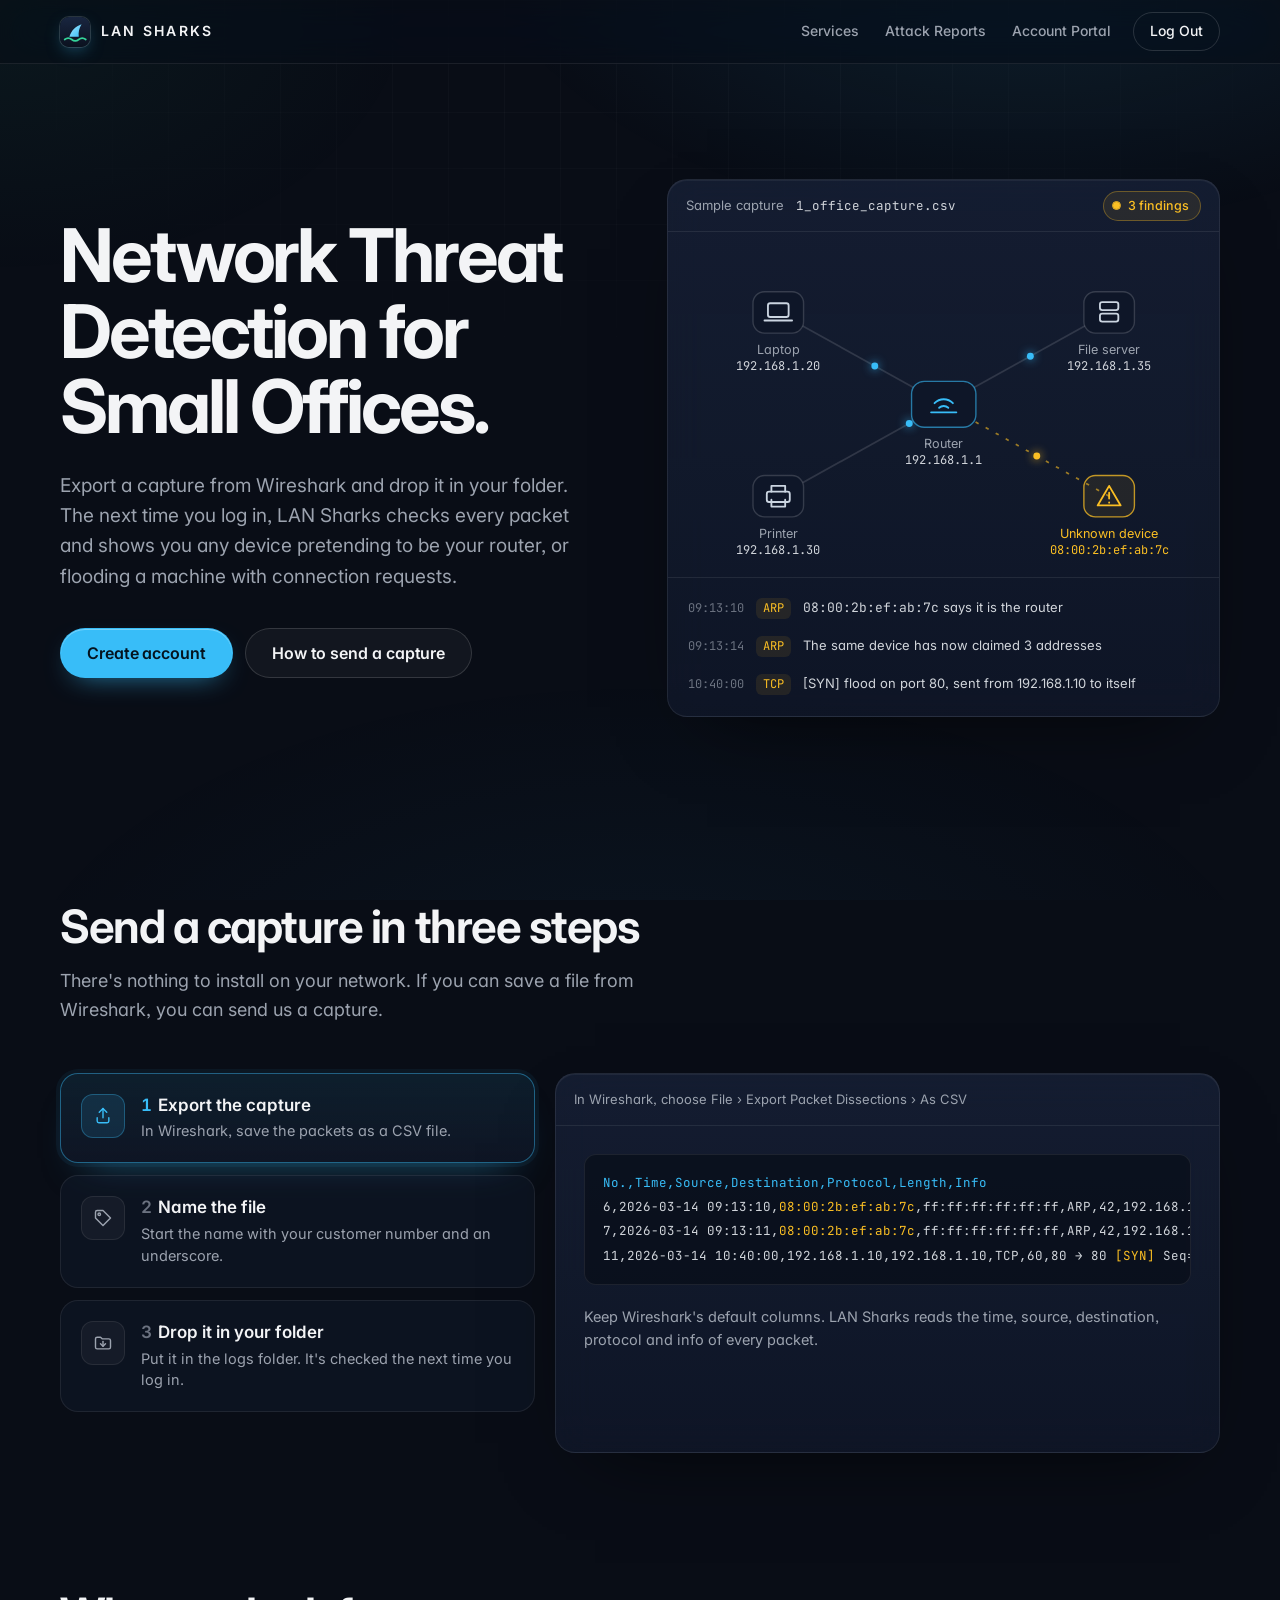
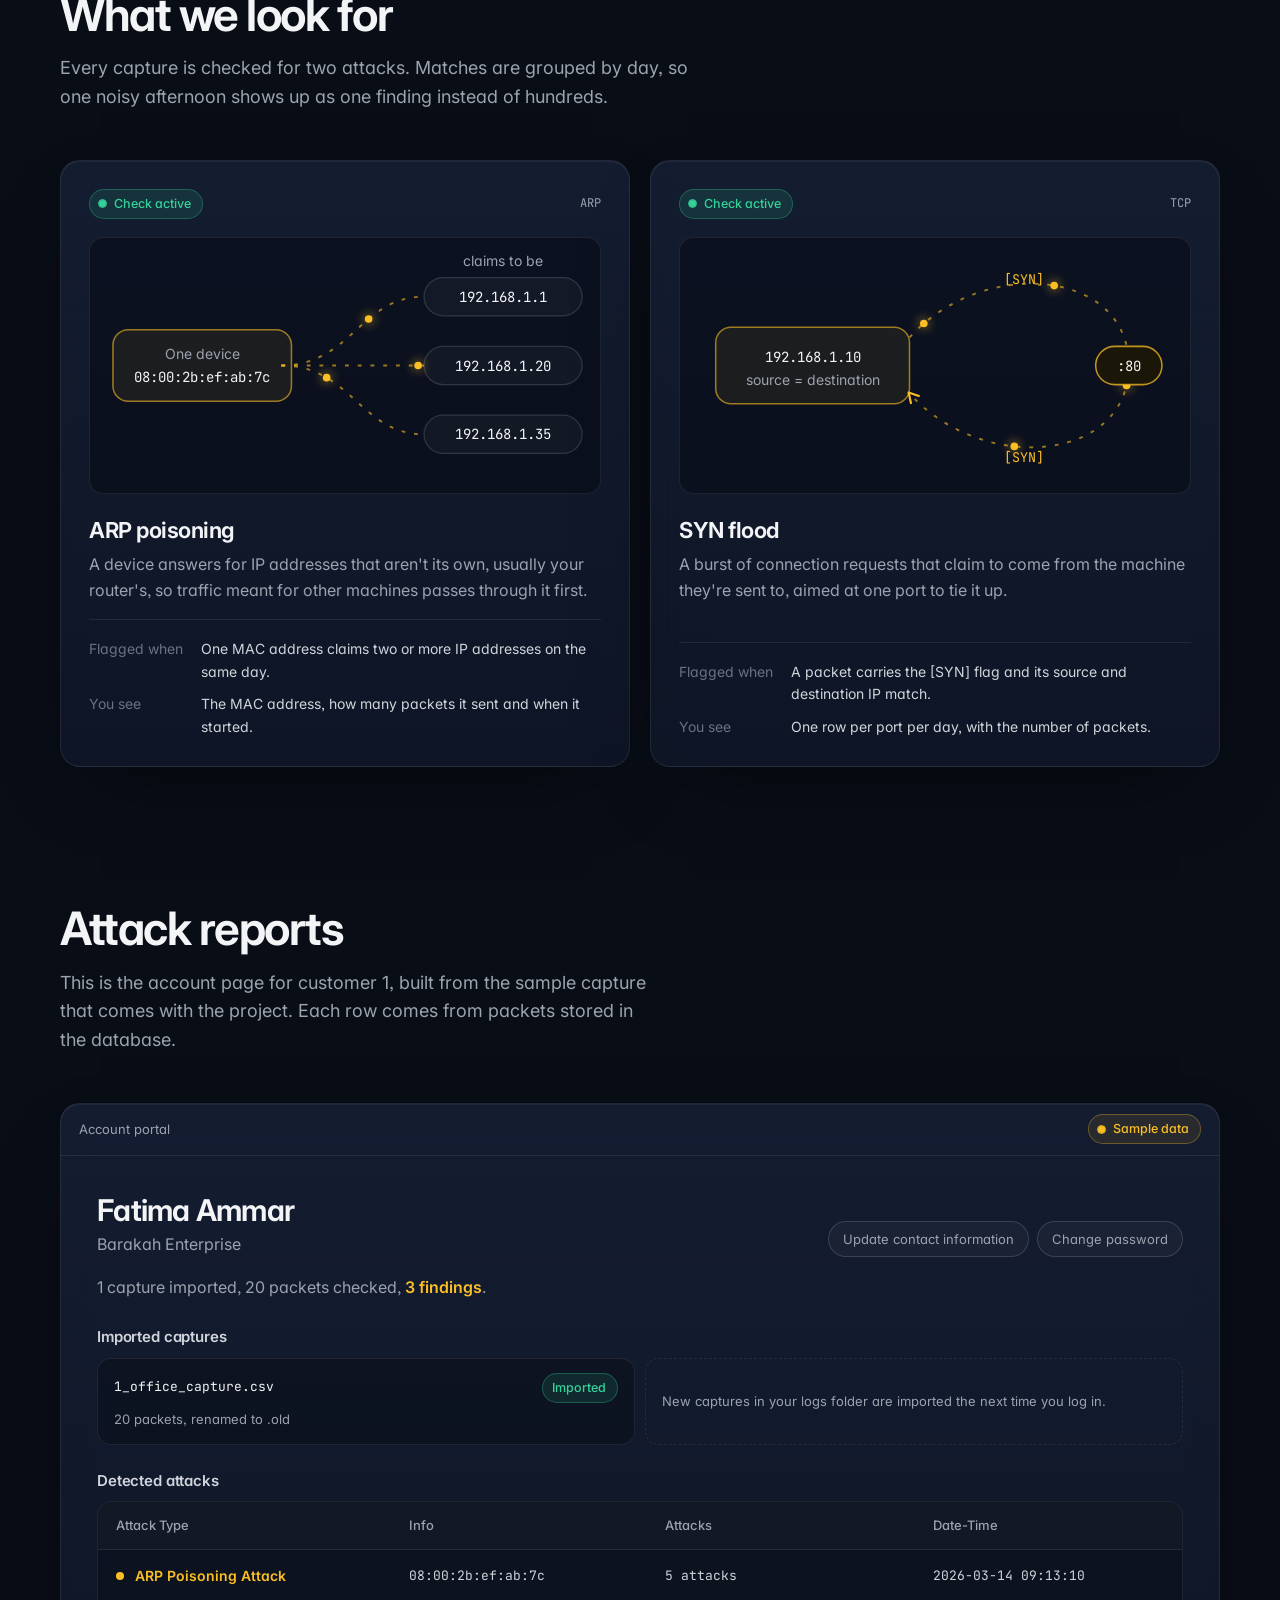
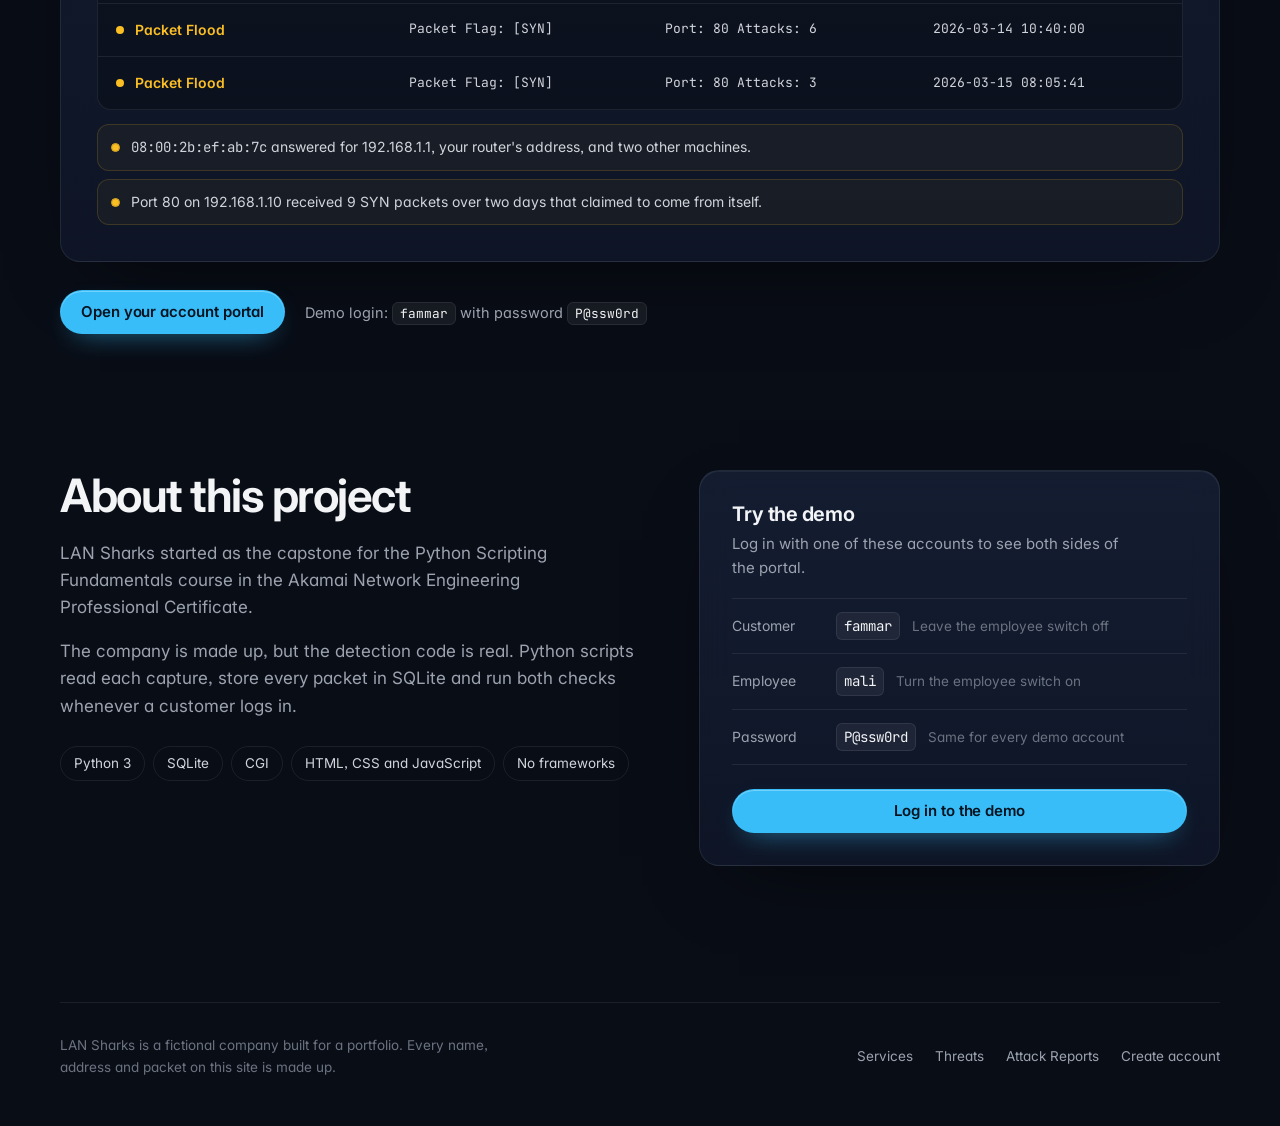
<file: index.html>
<!DOCTYPE html>
<html lang="en">
<head>
<meta charset="utf-8">
<meta name="viewport" content="width=device-width, initial-scale=1">
<meta name="description" content="LAN Sharks checks Wireshark captures from small office networks for ARP poisoning and SYN floods.">
<meta name="theme-color" content="#090d16">
<title>LAN Sharks | Network threat detection for small offices</title>
<link rel="icon" href="data:image/svg+xml,%3Csvg xmlns='http://www.w3.org/2000/svg' viewBox='0 0 32 32'%3E%3Crect width='32' height='32' rx='9' fill='%23131b2e'/%3E%3Cpath d='M10 21c2.2-6.4 6.3-11 13-13.2-2.6 4.4-3.6 8.6-3 13.2z' fill='%2338bdf8'/%3E%3Cpath d='M5 24c2.5-2 5-2 7.5 0s5 2 7.5 0 5-2 7.5 0' fill='none' stroke='%2334d399' stroke-width='1.8' stroke-linecap='round'/%3E%3C/svg%3E">
<link rel="preconnect" href="https://fonts.googleapis.com">
<link rel="preconnect" href="https://fonts.gstatic.com" crossorigin>
<link rel="stylesheet" href="style.css">
<script>document.documentElement.classList.add("js");</script>
</head>
<body>
<header class="site-header">
  <a class="brand" href="index.html">LAN Sharks</a>
  <nav aria-label="Main">
    <a href="#services">Services</a>
    <a href="#reports">Attack Reports</a>
    <a href="dashboard.py">Account Portal</a>
    <a href="login.html" data-open-login data-session-link>Client Login</a>
  </nav>
</header>

<main class="landing">
  <section class="hero">
    <div>
      <h1 data-reveal>Network Threat Detection for Small Offices.</h1>
      <p class="lead" data-reveal style="--d: 120ms">Export a capture from Wireshark and drop it in your folder. The next time you log in, LAN Sharks checks every packet and shows you any device pretending to be your router, or flooding a machine with connection requests.</p>
      <div class="cta-row" data-reveal style="--d: 220ms">
        <a class="button lg" href="contact.html">Create account</a>
        <a class="button secondary lg" href="#services">How to send a capture</a>
      </div>
    </div>

    <div class="monitor glass" data-reveal style="--d: 160ms">
      <div class="window-bar">
        <span>Sample capture</span>
        <span class="mono">1_office_capture.csv</span>
        <span class="state">
          <span class="status ok before" aria-hidden="true"><span class="dot"></span>Monitoring</span>
          <span class="status warn after"><span class="dot"></span>3 findings</span>
        </span>
      </div>

      <svg class="topology" viewBox="0 0 480 300" role="img" aria-labelledby="topology-title">
        <title id="topology-title">Sample office network. A device with MAC address 08:00:2b:ef:ab:7c is flagged for claiming the router's IP address.</title>
        <path id="link-laptop" class="link" d="M240 150 L96 70"/>
        <path id="link-server" class="link" d="M240 150 L384 70"/>
        <path id="link-printer" class="link" d="M240 150 L96 230"/>
        <path id="link-hostile" class="link hostile" d="M384 230 L240 150"/>

        <circle class="packet" r="3"><animateMotion dur="3.6s" repeatCount="indefinite"><mpath href="#link-laptop"/></animateMotion></circle>
        <circle class="packet" r="3"><animateMotion dur="3.6s" begin="-1.8s" repeatCount="indefinite" keyPoints="1;0" keyTimes="0;1" calcMode="linear"><mpath href="#link-laptop"/></animateMotion></circle>
        <circle class="packet" r="3"><animateMotion dur="4.2s" begin="-0.7s" repeatCount="indefinite"><mpath href="#link-server"/></animateMotion></circle>
        <circle class="packet" r="3"><animateMotion dur="4.2s" begin="-2.8s" repeatCount="indefinite" keyPoints="1;0" keyTimes="0;1" calcMode="linear"><mpath href="#link-server"/></animateMotion></circle>
        <circle class="packet" r="3"><animateMotion dur="4.8s" begin="-2.3s" repeatCount="indefinite" keyPoints="1;0" keyTimes="0;1" calcMode="linear"><mpath href="#link-printer"/></animateMotion></circle>
        <circle class="packet hostile" r="3"><animateMotion dur="1.6s" repeatCount="indefinite"><mpath href="#link-hostile"/></animateMotion></circle>
        <circle class="packet hostile" r="3"><animateMotion dur="1.6s" begin="-0.8s" repeatCount="indefinite"><mpath href="#link-hostile"/></animateMotion></circle>

        <g class="node" transform="translate(96 70)">
          <rect class="body" x="-22" y="-18" width="44" height="36" rx="10"/>
          <rect class="glyph" x="-9" y="-8" width="18" height="12" rx="2"/>
          <path class="glyph" d="M-12 7h24"/>
          <text class="node-name" y="36">Laptop</text>
          <text class="node-ip" y="50">192.168.1.20</text>
        </g>
        <g class="node" transform="translate(384 70)">
          <rect class="body" x="-22" y="-18" width="44" height="36" rx="10"/>
          <rect class="glyph" x="-8" y="-9" width="16" height="7" rx="2"/>
          <rect class="glyph" x="-8" y="1" width="16" height="7" rx="2"/>
          <text class="node-name" y="36">File server</text>
          <text class="node-ip" y="50">192.168.1.35</text>
        </g>
        <g class="node" transform="translate(96 230)">
          <rect class="body" x="-22" y="-18" width="44" height="36" rx="10"/>
          <path class="glyph" d="M-6 -4v-5h12v5M-6 3v6h12v-6"/>
          <rect class="glyph" x="-10" y="-4" width="20" height="9" rx="2"/>
          <text class="node-name" y="36">Printer</text>
          <text class="node-ip" y="50">192.168.1.30</text>
        </g>
        <g class="node router" transform="translate(240 150)">
          <rect class="body" x="-28" y="-20" width="56" height="40" rx="11"/>
          <path class="glyph" d="M-11 7h22M-8 -1a11 11 0 0 1 16 0M-4 3a6 6 0 0 1 8 0"/>
          <text class="node-name" y="38">Router</text>
          <text class="node-ip" y="52">192.168.1.1</text>
        </g>
        <g class="node hostile" transform="translate(384 230)">
          <rect class="halo" x="-22" y="-18" width="44" height="36" rx="10"/>
          <rect class="body" x="-22" y="-18" width="44" height="36" rx="10"/>
          <path class="glyph" d="M0 -9L10 8H-10Z M0 -3v5 M0 5.5v.1"/>
          <text class="node-name" y="36">Unknown device</text>
          <text class="node-ip" y="50">08:00:2b:ef:ab:7c</text>
        </g>
      </svg>

      <ol class="log" aria-label="Events from the sample capture">
        <li><time>09:13:10</time><span class="proto">ARP</span><span class="msg"><span class="mono">08:00:2b:ef:ab:7c</span> says it is the router</span></li>
        <li><time>09:13:14</time><span class="proto">ARP</span><span class="msg">The same device has now claimed 3 addresses</span></li>
        <li><time>10:40:00</time><span class="proto">TCP</span><span class="msg">[SYN] flood on port 80, sent from 192.168.1.10 to itself</span></li>
      </ol>
    </div>
  </section>

  <section id="services" class="section">
    <div class="section-head" data-reveal>
      <h2>Send a capture in three steps</h2>
      <p>There's nothing to install on your network. If you can save a file from Wireshark, you can send us a capture.</p>
    </div>

    <div class="workflow">
      <div class="steps" role="tablist" aria-label="Sending a capture" aria-orientation="vertical" data-reveal>
        <button class="step" type="button" role="tab" id="tab-export" aria-controls="pane-export" aria-selected="true">
          <span class="step-icon" aria-hidden="true">
            <svg width="20" height="20" viewBox="0 0 24 24" fill="none" stroke="currentColor" stroke-width="1.7" stroke-linecap="round" stroke-linejoin="round"><path d="M12 3v11"/><path d="m7.5 7.5 4.5-4.5 4.5 4.5"/><path d="M5 14v4a2 2 0 0 0 2 2h10a2 2 0 0 0 2-2v-4"/></svg>
          </span>
          <span>
            <span class="step-title"><span class="step-num">1</span>Export the capture</span>
            <span class="step-desc">In Wireshark, save the packets as a CSV file.</span>
          </span>
        </button>
        <button class="step" type="button" role="tab" id="tab-name" aria-controls="pane-name" aria-selected="false" tabindex="-1">
          <span class="step-icon" aria-hidden="true">
            <svg width="20" height="20" viewBox="0 0 24 24" fill="none" stroke="currentColor" stroke-width="1.7" stroke-linecap="round" stroke-linejoin="round"><path d="M3 12V5a2 2 0 0 1 2-2h7l9 9-9 9z"/><circle cx="7.5" cy="7.5" r="1.5"/></svg>
          </span>
          <span>
            <span class="step-title"><span class="step-num">2</span>Name the file</span>
            <span class="step-desc">Start the name with your customer number and an underscore.</span>
          </span>
        </button>
        <button class="step" type="button" role="tab" id="tab-drop" aria-controls="pane-drop" aria-selected="false" tabindex="-1">
          <span class="step-icon" aria-hidden="true">
            <svg width="20" height="20" viewBox="0 0 24 24" fill="none" stroke="currentColor" stroke-width="1.7" stroke-linecap="round" stroke-linejoin="round"><path d="M3 7a2 2 0 0 1 2-2h4l2 2h8a2 2 0 0 1 2 2v8a2 2 0 0 1-2 2H5a2 2 0 0 1-2-2z"/><path d="M12 10v6"/><path d="m9 13 3 3 3-3"/></svg>
          </span>
          <span>
            <span class="step-title"><span class="step-num">3</span>Drop it in your folder</span>
            <span class="step-desc">Put it in the logs folder. It's checked the next time you log in.</span>
          </span>
        </button>
      </div>

      <div class="preview glass" data-reveal style="--d: 120ms">
        <div class="pane" id="pane-export" role="tabpanel" aria-labelledby="tab-export">
          <div class="window-bar"><span>In Wireshark, choose File › Export Packet Dissections › As CSV</span></div>
          <div class="pane-body">
<pre class="code-block"><span class="tok-head">No.,Time,Source,Destination,Protocol,Length,Info</span>
6,2026-03-14 09:13:10,<span class="tok-warn">08:00:2b:ef:ab:7c</span>,ff:ff:ff:ff:ff:ff,ARP,42,192.168.1.1 is at 08:00:2b:ef:ab:7c
7,2026-03-14 09:13:11,<span class="tok-warn">08:00:2b:ef:ab:7c</span>,ff:ff:ff:ff:ff:ff,ARP,42,192.168.1.20 is at 08:00:2b:ef:ab:7c
11,2026-03-14 10:40:00,192.168.1.10,192.168.1.10,TCP,60,80 → 80 <span class="tok-warn">[SYN]</span> Seq=0 Win=512 Len=0</pre>
            <p class="pane-note">Keep Wireshark's default columns. LAN Sharks reads the time, source, destination, protocol and info of every packet.</p>
          </div>
        </div>

        <div class="pane" id="pane-name" role="tabpanel" aria-labelledby="tab-name">
          <div class="window-bar"><span>Naming the file</span></div>
          <div class="pane-body">
            <p class="filename"><span class="fn fn-id">1</span><span class="fn fn-sep">_</span><span class="fn fn-name">office_capture</span><span class="fn fn-ext">.csv</span></p>
            <ul class="legend">
              <li><span class="swatch sky"></span><span><strong>Your customer number.</strong> This is how the capture is matched to your account.</span></li>
              <li><span class="swatch emerald"></span><span><strong>An underscore.</strong> It separates the number from the rest of the name.</span></li>
              <li><span class="swatch white"></span><span><strong>Any name you like.</strong> Pick something that helps you recognize the capture later.</span></li>
            </ul>
          </div>
        </div>

        <div class="pane" id="pane-drop" role="tabpanel" aria-labelledby="tab-drop">
          <div class="window-bar"><span>Your logs folder</span></div>
          <div class="pane-body">
            <div class="tree">
              <div class="tree-row">
                <svg width="16" height="16" viewBox="0 0 24 24" fill="none" stroke="currentColor" stroke-width="1.8" stroke-linejoin="round" aria-hidden="true"><path d="M3 7a2 2 0 0 1 2-2h4l2 2h8a2 2 0 0 1 2 2v8a2 2 0 0 1-2 2H5a2 2 0 0 1-2-2z"/></svg>
                <span>logs/</span>
              </div>
              <div class="tree-row file">
                <span class="sr-only">After it is imported, 1_office_capture.csv is renamed with the date and time and a .old extension.</span>
                <span class="swap" aria-hidden="true">
                  <span class="before">1_office_capture.csv</span>
                  <span class="after file-name">1_office_capture_20261102-180700.old</span>
                </span>
                <span class="swap" aria-hidden="true">
                  <span class="before status warn"><span class="dot"></span>Waiting</span>
                  <span class="after status ok">Imported</span>
                </span>
              </div>
            </div>
            <ol class="flow">
              <li>You log in</li>
              <li>New CSV files are imported</li>
              <li>Each file is renamed to .old</li>
              <li>Findings appear on your account page</li>
            </ol>
          </div>
        </div>
      </div>
    </div>
  </section>

  <section id="threats" class="section">
    <div class="section-head" data-reveal>
      <h2>What we look for</h2>
      <p>Every capture is checked for two attacks. Matches are grouped by day, so one noisy afternoon shows up as one finding instead of hundreds.</p>
    </div>

    <div class="threat-grid">
      <article class="threat glass" data-reveal>
        <div class="threat-top">
          <span class="status ok"><span class="dot"></span>Check active</span>
          <span class="protocol">ARP</span>
        </div>
        <div class="diagram-box">
          <svg class="diagram" viewBox="0 0 400 200" role="img" aria-label="One MAC address sending ARP replies for three different IP addresses">
            <path id="arp-a" class="claim" d="M150 100 C 205 100, 212 46, 262 46"/>
            <path id="arp-b" class="claim" d="M150 100 L262 100"/>
            <path id="arp-c" class="claim" d="M150 100 C 205 100, 212 154, 262 154"/>
            <circle class="packet hostile" r="3"><animateMotion dur="2.4s" repeatCount="indefinite"><mpath href="#arp-a"/></animateMotion></circle>
            <circle class="packet hostile" r="3"><animateMotion dur="2.4s" begin="-0.8s" repeatCount="indefinite"><mpath href="#arp-b"/></animateMotion></circle>
            <circle class="packet hostile" r="3"><animateMotion dur="2.4s" begin="-1.6s" repeatCount="indefinite"><mpath href="#arp-c"/></animateMotion></circle>
            <g class="device" transform="translate(88 100)">
              <rect class="halo" x="-70" y="-28" width="140" height="56" rx="12" style="animation-delay: 0s"/>
              <rect class="body" x="-70" y="-28" width="140" height="56" rx="12"/>
              <text class="d-label" y="-5">One device</text>
              <text class="d-value" y="13">08:00:2b:ef:ab:7c</text>
            </g>
            <text class="d-label" x="324" y="22">claims to be</text>
            <g class="ip" transform="translate(324 46)"><rect x="-62" y="-15" width="124" height="30" rx="15"/><text class="d-value" y="4">192.168.1.1</text></g>
            <g class="ip" transform="translate(324 100)"><rect x="-62" y="-15" width="124" height="30" rx="15"/><text class="d-value" y="4">192.168.1.20</text></g>
            <g class="ip" transform="translate(324 154)"><rect x="-62" y="-15" width="124" height="30" rx="15"/><text class="d-value" y="4">192.168.1.35</text></g>
          </svg>
        </div>
        <h3>ARP poisoning</h3>
        <p>A device answers for IP addresses that aren't its own, usually your router's, so traffic meant for other machines passes through it first.</p>
        <dl class="rule">
          <dt>Flagged when</dt>
          <dd>One MAC address claims two or more IP addresses on the same day.</dd>
          <dt>You see</dt>
          <dd>The MAC address, how many packets it sent and when it started.</dd>
        </dl>
      </article>

      <article class="threat glass" data-reveal style="--d: 120ms">
        <div class="threat-top">
          <span class="status ok"><span class="dot"></span>Check active</span>
          <span class="protocol">TCP</span>
        </div>
        <div class="diagram-box">
          <svg class="diagram" viewBox="0 0 400 200" role="img" aria-label="A host sending SYN packets to its own port 80 again and again">
            <defs>
              <marker id="arrow-amber" viewBox="0 0 10 10" refX="7" refY="5" markerWidth="7" markerHeight="7" orient="auto-start-reverse">
                <path d="M1 1L8 5L1 9" fill="none" stroke="#fbbf24" stroke-width="1.6" stroke-linecap="round" stroke-linejoin="round"/>
              </marker>
            </defs>
            <path id="syn-loop" class="loop" d="M180 78 C 238 14, 352 24, 352 100 C 352 176, 238 186, 180 122" marker-end="url(#arrow-amber)"/>
            <circle class="packet hostile" r="3"><animateMotion dur="2.8s" repeatCount="indefinite"><mpath href="#syn-loop"/></animateMotion></circle>
            <circle class="packet hostile" r="3"><animateMotion dur="2.8s" begin="-0.7s" repeatCount="indefinite"><mpath href="#syn-loop"/></animateMotion></circle>
            <circle class="packet hostile" r="3"><animateMotion dur="2.8s" begin="-1.4s" repeatCount="indefinite"><mpath href="#syn-loop"/></animateMotion></circle>
            <circle class="packet hostile" r="3"><animateMotion dur="2.8s" begin="-2.1s" repeatCount="indefinite"><mpath href="#syn-loop"/></animateMotion></circle>
            <g class="device" transform="translate(104 100)">
              <rect class="body" x="-76" y="-30" width="152" height="60" rx="12"/>
              <text class="d-value" y="-3">192.168.1.10</text>
              <text class="d-label" y="15">source = destination</text>
            </g>
            <g class="port" transform="translate(352 100)">
              <rect class="halo" x="-26" y="-15" width="52" height="30" rx="15" style="animation-delay: 0s"/>
              <rect class="body" x="-26" y="-15" width="52" height="30" rx="15"/>
              <text class="d-value" y="4">:80</text>
            </g>
            <text class="d-flag" x="270" y="36">[SYN]</text>
            <text class="d-flag" x="270" y="176">[SYN]</text>
          </svg>
        </div>
        <h3>SYN flood</h3>
        <p>A burst of connection requests that claim to come from the machine they're sent to, aimed at one port to tie it up.</p>
        <dl class="rule">
          <dt>Flagged when</dt>
          <dd>A packet carries the [SYN] flag and its source and destination IP match.</dd>
          <dt>You see</dt>
          <dd>One row per port per day, with the number of packets.</dd>
        </dl>
      </article>
    </div>
  </section>

  <section id="reports" class="section">
    <div class="section-head" data-reveal>
      <h2>Attack reports</h2>
      <p>This is the account page for customer 1, built from the sample capture that comes with the project. Each row comes from packets stored in the database.</p>
    </div>

    <div class="window glass" data-reveal>
      <div class="window-bar">
        <span>Account portal</span>
        <span class="status warn"><span class="dot"></span>Sample data</span>
      </div>
      <div class="window-body">
        <div class="account-head">
          <div>
            <p class="account-name">Fatima Ammar</p>
            <p class="account-company">Barakah Enterprise</p>
          </div>
          <div class="chips" aria-hidden="true">
            <span class="chip">Update contact information</span>
            <span class="chip">Change password</span>
          </div>
        </div>
        <p class="summary">1 capture imported, 20 packets checked, <strong>3 findings</strong>.</p>

        <div class="report-grid">
          <div>
            <h3>Imported captures</h3>
            <ul class="captures">
              <li class="capture">
                <div class="capture-top">
                  <span class="file-name">1_office_capture.csv</span>
                  <span class="status ok">Imported</span>
                </div>
                <p class="capture-meta">20 packets, renamed to .old</p>
              </li>
              <li class="capture waiting">
                <p class="capture-meta">New captures in your logs folder are imported the next time you log in.</p>
              </li>
            </ul>
          </div>
          <div>
            <h3>Detected attacks</h3>
            <div class="table-wrap">
              <table>
                <thead><tr><th>Attack Type</th><th>Info</th><th>Attacks</th><th>Date-Time</th></tr></thead>
                <tbody>
                  <tr><td>ARP Poisoning Attack</td><td>08:00:2b:ef:ab:7c</td><td>5 attacks</td><td>2026-03-14 09:13:10</td></tr>
                  <tr><td>Packet Flood</td><td>Packet Flag: [SYN]</td><td>Port: 80 Attacks: 6</td><td>2026-03-14 10:40:00</td></tr>
                  <tr><td>Packet Flood</td><td>Packet Flag: [SYN]</td><td>Port: 80 Attacks: 3</td><td>2026-03-15 08:05:41</td></tr>
                </tbody>
              </table>
            </div>
            <ul class="insights">
              <li><span class="dot"></span><span><span class="mono">08:00:2b:ef:ab:7c</span> answered for 192.168.1.1, your router's address, and two other machines.</span></li>
              <li><span class="dot"></span><span>Port 80 on 192.168.1.10 received 9 SYN packets over two days that claimed to come from itself.</span></li>
            </ul>
          </div>
        </div>
      </div>
    </div>

    <div class="after-window" data-reveal>
      <a class="button" href="dashboard.py">Open your account portal</a>
      <span>Demo login: <code>fammar</code> with password <code>P@ssw0rd</code></span>
    </div>
  </section>

  <section id="about" class="section about">
    <div class="about-copy" data-reveal>
      <h2>About this project</h2>
      <p>LAN Sharks started as the capstone for the Python Scripting Fundamentals course in the Akamai Network Engineering Professional Certificate.</p>
      <p>The company is made up, but the detection code is real. Python scripts read each capture, store every packet in SQLite and run both checks whenever a customer logs in.</p>
      <ul class="stack">
        <li>Python 3</li>
        <li>SQLite</li>
        <li>CGI</li>
        <li>HTML, CSS and JavaScript</li>
        <li>No frameworks</li>
      </ul>
    </div>

    <div class="demo glass" data-reveal style="--d: 120ms">
      <h3>Try the demo</h3>
      <p>Log in with one of these accounts to see both sides of the portal.</p>
      <dl class="accounts">
        <div><dt>Customer</dt><dd><code>fammar</code><span>Leave the employee switch off</span></dd></div>
        <div><dt>Employee</dt><dd><code>mali</code><span>Turn the employee switch on</span></dd></div>
        <div><dt>Password</dt><dd><code>P@ssw0rd</code><span>Same for every demo account</span></dd></div>
      </dl>
      <a class="button wide" href="login.html" data-open-login>Log in to the demo</a>
    </div>
  </section>
</main>

<footer class="site-footer">
  <p>LAN Sharks is a fictional company built for a portfolio. Every name, address and packet on this site is made up.</p>
  <nav aria-label="Footer">
    <a href="#services">Services</a>
    <a href="#threats">Threats</a>
    <a href="#reports">Attack Reports</a>
    <a href="contact.html">Create account</a>
  </nav>
</footer>

<dialog class="login-dialog" id="login-dialog" aria-labelledby="dialog-title">
  <div class="auth-card glass">
    <button class="icon-button" type="button" aria-label="Close" data-close>
      <svg width="16" height="16" viewBox="0 0 24 24" fill="none" stroke="currentColor" stroke-width="2" stroke-linecap="round" aria-hidden="true"><path d="M6 6l12 12M18 6 6 18"/></svg>
    </button>
    <span class="auth-mark" aria-hidden="true"></span>
    <h2 id="dialog-title">Log in</h2>
    <p class="auth-intro">Customers and employees use the same form.</p>
    <form class="auth-form" action="login.py" method="post">
      <label>User name
        <input type="text" name="username" autocomplete="username" autocapitalize="none" spellcheck="false" required autofocus>
      </label>
      <div class="field">
        <label for="dialog-password">Password</label>
        <div class="pass-field">
          <input id="dialog-password" type="password" name="password" autocomplete="current-password" required>
          <button class="pass-toggle" type="button" data-toggle-password aria-controls="dialog-password" aria-pressed="false" aria-label="Show password">
            <svg width="18" height="18" viewBox="0 0 24 24" fill="none" stroke="currentColor" stroke-width="1.7" stroke-linecap="round" stroke-linejoin="round" aria-hidden="true"><path d="M2 12s3.6-7 10-7 10 7 10 7-3.6 7-10 7S2 12 2 12z"/><circle cx="12" cy="12" r="3"/></svg>
          </button>
        </div>
      </div>
      <label class="switch-row">
        <span>I'm a LAN Sharks employee<small>Customers leave this off.</small></span>
        <input class="switch" type="checkbox" name="employee" value="yes" role="switch">
      </label>
      <button type="submit">Log in</button>
    </form>
    <p class="auth-foot">New customer? <a href="contact.html">Create an account</a></p>
  </div>
</dialog>

<script>
(() => {
  const header = document.querySelector(".site-header");
  const onScroll = () => header.classList.toggle("scrolled", window.scrollY > 8);
  onScroll();
  window.addEventListener("scroll", onScroll, { passive: true });

  const revealed = document.querySelectorAll("[data-reveal]");
  if ("IntersectionObserver" in window) {
    const observer = new IntersectionObserver((entries) => {
      entries.forEach((entry) => {
        if (!entry.isIntersecting) return;
        entry.target.classList.add("is-in");
        observer.unobserve(entry.target);
      });
    }, { rootMargin: "0px 0px -6% 0px", threshold: 0.08 });
    revealed.forEach((element) => observer.observe(element));
  } else {
    revealed.forEach((element) => element.classList.add("is-in"));
  }

  const tabs = Array.from(document.querySelectorAll('[role="tab"]'));
  const selectTab = (tab, moveFocus) => {
    tabs.forEach((item) => {
      const active = item === tab;
      const pane = document.getElementById(item.getAttribute("aria-controls"));
      item.setAttribute("aria-selected", String(active));
      item.tabIndex = active ? 0 : -1;
      pane.hidden = !active;
      pane.classList.toggle("is-active", active);
    });
    if (moveFocus) tab.focus();
  };
  tabs.forEach((tab, index) => {
    tab.addEventListener("click", () => selectTab(tab, false));
    tab.addEventListener("keydown", (event) => {
      const keys = {
        ArrowDown: index + 1,
        ArrowRight: index + 1,
        ArrowUp: index - 1,
        ArrowLeft: index - 1,
        Home: 0,
        End: tabs.length - 1,
      };
      if (!(event.key in keys)) return;
      event.preventDefault();
      selectTab(tabs[(keys[event.key] + tabs.length) % tabs.length], true);
    });
  });
  if (tabs.length) selectTab(tabs[0], false);

  const dialog = document.getElementById("login-dialog");
  document.addEventListener("click", (event) => {
    const trigger = event.target.closest("[data-open-login]");
    if (!trigger || typeof dialog.showModal !== "function") return;
    if (event.metaKey || event.ctrlKey || event.shiftKey || event.button !== 0) return;
    event.preventDefault();
    dialog.showModal();
  });
  dialog.addEventListener("click", (event) => {
    if (event.target === dialog) dialog.close();
  });
  dialog.querySelector("[data-close]").addEventListener("click", () => dialog.close());

  document.querySelectorAll("[data-toggle-password]").forEach((button) => {
    const input = document.getElementById(button.getAttribute("aria-controls"));
    button.addEventListener("click", () => {
      const show = input.type === "password";
      input.type = show ? "text" : "password";
      button.setAttribute("aria-pressed", String(show));
      button.setAttribute("aria-label", show ? "Hide password" : "Show password");
      input.focus();
    });
  });

  fetch("change_password.py", { redirect: "manual", credentials: "same-origin", cache: "no-store" })
    .then((response) => {
      if (response.type === "opaqueredirect" || !response.ok) return;
      document.querySelectorAll("[data-session-link]").forEach((link) => {
        link.textContent = "Log Out";
        link.href = "logout.py";
        link.removeAttribute("data-open-login");
      });
    })
    .catch(() => {});
})();
</script>
</body>
</html>
</file>
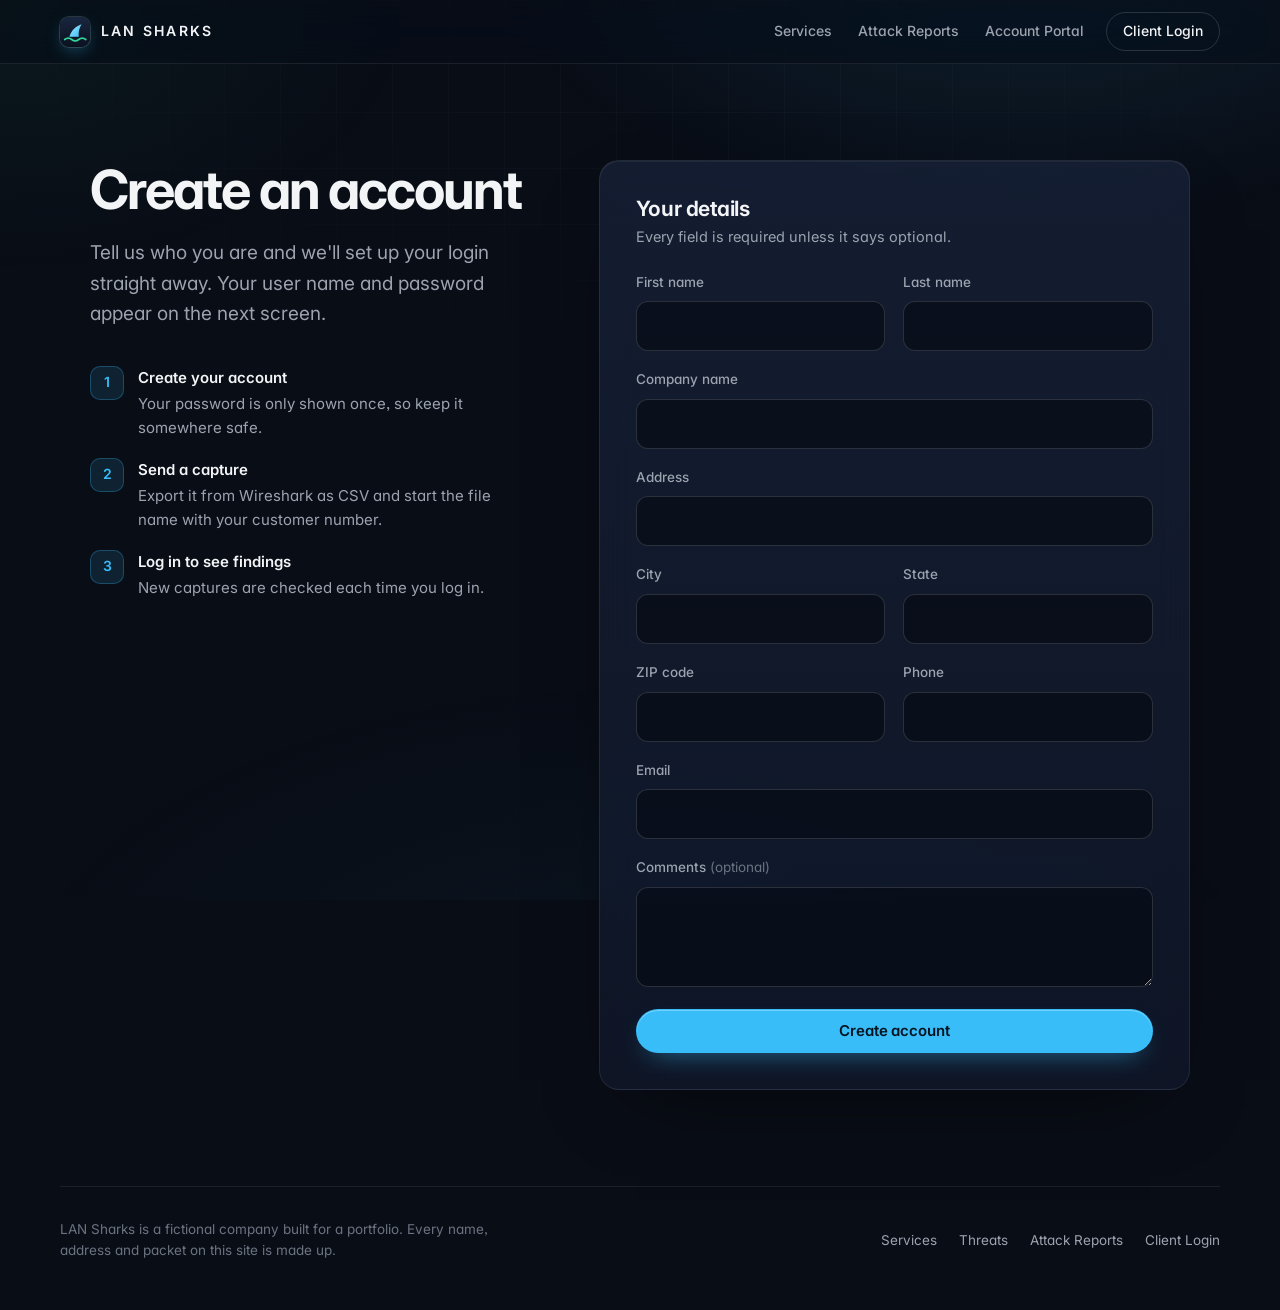
<file: contact.html>
<!DOCTYPE html>
<html lang="en">
<head>
<meta charset="utf-8">
<meta name="viewport" content="width=device-width, initial-scale=1">
<meta name="theme-color" content="#090d16">
<title>Create an account | LAN Sharks</title>
<link rel="icon" href="data:image/svg+xml,%3Csvg xmlns='http://www.w3.org/2000/svg' viewBox='0 0 32 32'%3E%3Crect width='32' height='32' rx='9' fill='%23131b2e'/%3E%3Cpath d='M10 21c2.2-6.4 6.3-11 13-13.2-2.6 4.4-3.6 8.6-3 13.2z' fill='%2338bdf8'/%3E%3Cpath d='M5 24c2.5-2 5-2 7.5 0s5 2 7.5 0 5-2 7.5 0' fill='none' stroke='%2334d399' stroke-width='1.8' stroke-linecap='round'/%3E%3C/svg%3E">
<link rel="preconnect" href="https://fonts.googleapis.com">
<link rel="preconnect" href="https://fonts.gstatic.com" crossorigin>
<link rel="stylesheet" href="style.css">
<script>document.documentElement.classList.add("js");</script>
</head>
<body>
<header class="site-header">
  <a class="brand" href="index.html">LAN Sharks</a>
  <nav aria-label="Main">
    <a href="index.html#services">Services</a>
    <a href="index.html#reports">Attack Reports</a>
    <a href="dashboard.py">Account Portal</a>
    <a href="login.html">Client Login</a>
  </nav>
</header>

<main class="split">
  <div class="intro" data-reveal>
    <h1>Create an account</h1>
    <p class="lead">Tell us who you are and we'll set up your login straight away. Your user name and password appear on the next screen.</p>
    <ol class="next-steps">
      <li><span><strong>Create your account</strong>Your password is only shown once, so keep it somewhere safe.</span></li>
      <li><span><strong>Send a capture</strong>Export it from Wireshark as CSV and start the file name with your customer number.</span></li>
      <li><span><strong>Log in to see findings</strong>New captures are checked each time you log in.</span></li>
    </ol>
  </div>

  <section class="form-card glass" data-reveal style="--d: 120ms" aria-labelledby="details-title">
    <h2 id="details-title">Your details</h2>
    <p>Every field is required unless it says optional.</p>
    <form action="contact.py" method="post" class="grid-2">
      <label>First name
        <input type="text" name="firstName" autocomplete="given-name" required>
      </label>
      <label>Last name
        <input type="text" name="lastName" autocomplete="family-name" required>
      </label>
      <label class="full">Company name
        <input type="text" name="companyName" autocomplete="organization" required>
      </label>
      <label class="full">Address
        <input type="text" name="address" autocomplete="street-address" required>
      </label>
      <label>City
        <input type="text" name="city" autocomplete="address-level2" required>
      </label>
      <label>State
        <input type="text" name="state" autocomplete="address-level1" required>
      </label>
      <label>ZIP code
        <input type="text" name="zipCode" autocomplete="postal-code" inputmode="numeric" required>
      </label>
      <label>Phone
        <input type="tel" name="phone" autocomplete="tel" required>
      </label>
      <label class="full">Email
        <input type="email" name="email" autocomplete="email" required>
      </label>
      <label class="full"><span>Comments <span class="optional">(optional)</span></span>
        <textarea name="comments" rows="3"></textarea>
      </label>
      <div class="full"><button type="submit">Create account</button></div>
    </form>
  </section>
</main>

<footer class="site-footer">
  <p>LAN Sharks is a fictional company built for a portfolio. Every name, address and packet on this site is made up.</p>
  <nav aria-label="Footer">
    <a href="index.html#services">Services</a>
    <a href="index.html#threats">Threats</a>
    <a href="index.html#reports">Attack Reports</a>
    <a href="login.html">Client Login</a>
  </nav>
</footer>

<script>
(() => {
  const header = document.querySelector(".site-header");
  const onScroll = () => header.classList.toggle("scrolled", window.scrollY > 8);
  onScroll();
  window.addEventListener("scroll", onScroll, { passive: true });
  document.querySelectorAll("[data-reveal]").forEach((element) => element.classList.add("is-in"));
})();
</script>
</body>
</html>
</file>
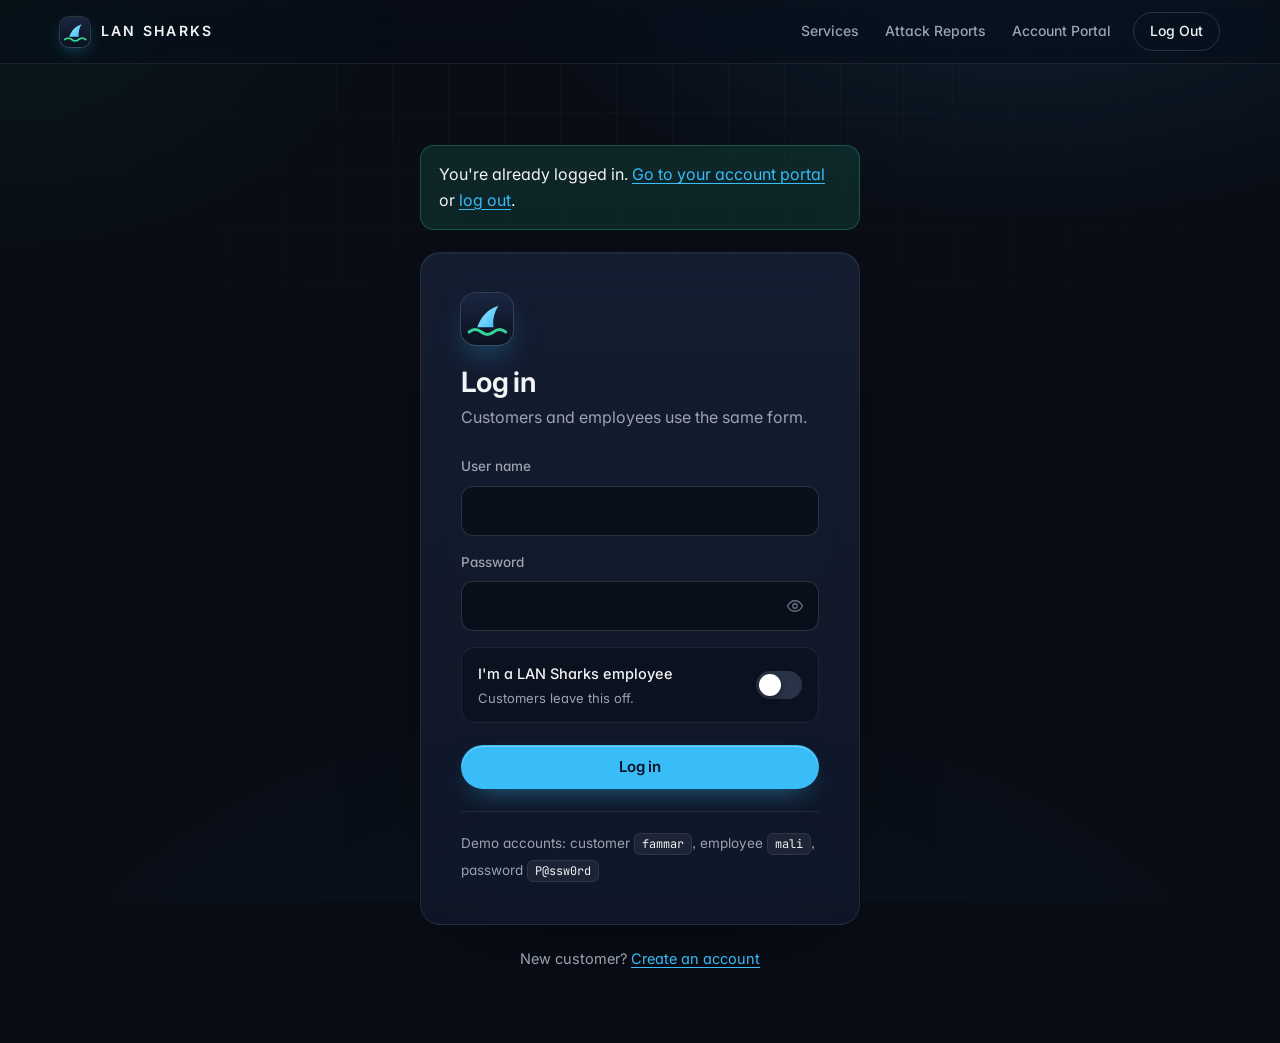
<file: login.html>
<!DOCTYPE html>
<html lang="en">
<head>
<meta charset="utf-8">
<meta name="viewport" content="width=device-width, initial-scale=1">
<meta name="theme-color" content="#090d16">
<title>Log in | LAN Sharks</title>
<link rel="icon" href="data:image/svg+xml,%3Csvg xmlns='http://www.w3.org/2000/svg' viewBox='0 0 32 32'%3E%3Crect width='32' height='32' rx='9' fill='%23131b2e'/%3E%3Cpath d='M10 21c2.2-6.4 6.3-11 13-13.2-2.6 4.4-3.6 8.6-3 13.2z' fill='%2338bdf8'/%3E%3Cpath d='M5 24c2.5-2 5-2 7.5 0s5 2 7.5 0 5-2 7.5 0' fill='none' stroke='%2334d399' stroke-width='1.8' stroke-linecap='round'/%3E%3C/svg%3E">
<link rel="preconnect" href="https://fonts.googleapis.com">
<link rel="preconnect" href="https://fonts.gstatic.com" crossorigin>
<link rel="stylesheet" href="style.css">
<script>document.documentElement.classList.add("js");</script>
</head>
<body>
<header class="site-header">
  <a class="brand" href="index.html">LAN Sharks</a>
  <nav aria-label="Main">
    <a href="index.html#services">Services</a>
    <a href="index.html#reports">Attack Reports</a>
    <a href="dashboard.py">Account Portal</a>
    <a href="login.html" aria-current="page">Client Login</a>
  </nav>
</header>

<main class="auth">
  <p class="notice ok" id="signed-in" hidden>You're already logged in. <a href="dashboard.py">Go to your account portal</a> or <a href="logout.py">log out</a>.</p>

  <section class="auth-card glass" data-reveal>
    <span class="auth-mark" aria-hidden="true"></span>
    <h1>Log in</h1>
    <p class="auth-intro">Customers and employees use the same form.</p>
    <form class="auth-form" action="login.py" method="post">
      <label>User name
        <input type="text" name="username" autocomplete="username" autocapitalize="none" spellcheck="false" required>
      </label>
      <div class="field">
        <label for="password">Password</label>
        <div class="pass-field">
          <input id="password" type="password" name="password" autocomplete="current-password" required>
          <button class="pass-toggle" type="button" data-toggle-password aria-controls="password" aria-pressed="false" aria-label="Show password">
            <svg width="18" height="18" viewBox="0 0 24 24" fill="none" stroke="currentColor" stroke-width="1.7" stroke-linecap="round" stroke-linejoin="round" aria-hidden="true"><path d="M2 12s3.6-7 10-7 10 7 10 7-3.6 7-10 7S2 12 2 12z"/><circle cx="12" cy="12" r="3"/></svg>
          </button>
        </div>
      </div>
      <label class="switch-row">
        <span>I'm a LAN Sharks employee<small>Customers leave this off.</small></span>
        <input class="switch" type="checkbox" name="employee" value="yes" role="switch">
      </label>
      <button type="submit">Log in</button>
    </form>
    <p class="hint">Demo accounts: customer <code>fammar</code>, employee <code>mali</code>, password <code>P@ssw0rd</code></p>
  </section>

  <p class="auth-foot" data-reveal style="--d: 120ms">New customer? <a href="contact.html">Create an account</a></p>
</main>

<script>
(() => {
  const header = document.querySelector(".site-header");
  const onScroll = () => header.classList.toggle("scrolled", window.scrollY > 8);
  onScroll();
  window.addEventListener("scroll", onScroll, { passive: true });

  document.querySelectorAll("[data-reveal]").forEach((element) => element.classList.add("is-in"));

  document.querySelectorAll("[data-toggle-password]").forEach((button) => {
    const input = document.getElementById(button.getAttribute("aria-controls"));
    button.addEventListener("click", () => {
      const show = input.type === "password";
      input.type = show ? "text" : "password";
      button.setAttribute("aria-pressed", String(show));
      button.setAttribute("aria-label", show ? "Hide password" : "Show password");
      input.focus();
    });
  });

  fetch("change_password.py", { redirect: "manual", credentials: "same-origin", cache: "no-store" })
    .then((response) => {
      if (response.type === "opaqueredirect" || !response.ok) return;
      document.getElementById("signed-in").hidden = false;
      const link = document.querySelector('nav a[aria-current="page"]');
      link.textContent = "Log Out";
      link.href = "logout.py";
      link.removeAttribute("aria-current");
    })
    .catch(() => {});
})();
</script>
</body>
</html>
</file>
<file: style.css>
@import url("https://fonts.googleapis.com/css2?family=Inter:wght@400..700&family=JetBrains+Mono:wght@400;500&display=swap");

:root {
  color-scheme: dark;
  --bg: #090d16;
  --surface: #131b2e;
  --field: rgba(8, 12, 21, 0.72);
  --line: rgba(255, 255, 255, 0.08);
  --line-strong: rgba(255, 255, 255, 0.14);
  --text: #f3f4f6;
  --text-soft: #d1d5db;
  --muted: #9ca3af;
  --faint: #6b7280;
  --sky: #38bdf8;
  --sky-hover: #6dd0fb;
  --sky-soft: rgba(56, 189, 248, 0.12);
  --emerald: #34d399;
  --emerald-soft: rgba(52, 211, 153, 0.12);
  --amber: #fbbf24;
  --amber-soft: rgba(251, 191, 36, 0.09);
  --radius: 20px;
  --radius-md: 14px;
  --radius-sm: 10px;
  --header-h: 64px;
  --ease: cubic-bezier(0.22, 0.7, 0.2, 1);
  --sans: Inter, -apple-system, BlinkMacSystemFont, "SF Pro Text", "Segoe UI", Roboto, "Helvetica Neue", Arial, sans-serif;
  --mono: "JetBrains Mono", "SF Mono", ui-monospace, Menlo, Consolas, monospace;
  --logo: url("data:image/svg+xml,%3Csvg xmlns='http://www.w3.org/2000/svg' viewBox='0 0 32 32'%3E%3Cdefs%3E%3ClinearGradient id='f' x1='0' y1='0' x2='1' y2='1'%3E%3Cstop offset='0' stop-color='%23a5e8ff'/%3E%3Cstop offset='1' stop-color='%2338bdf8'/%3E%3C/linearGradient%3E%3ClinearGradient id='b' x1='0' y1='0' x2='0' y2='1'%3E%3Cstop offset='0' stop-color='%23192640'/%3E%3Cstop offset='1' stop-color='%230b111f'/%3E%3C/linearGradient%3E%3C/defs%3E%3Crect width='32' height='32' rx='9' fill='url(%23b)'/%3E%3Cpath d='M10 21c2.2-6.4 6.3-11 13-13.2-2.6 4.4-3.6 8.6-3 13.2z' fill='url(%23f)'/%3E%3Cpath d='M5 24c2.5-2 5-2 7.5 0s5 2 7.5 0 5-2 7.5 0' fill='none' stroke='%2334d399' stroke-width='1.8' stroke-linecap='round'/%3E%3C/svg%3E");
}

*,
*::before,
*::after {
  box-sizing: border-box;
}

[hidden] {
  display: none !important;
}

html {
  background: var(--bg);
  scroll-behavior: smooth;
  scroll-padding-top: calc(var(--header-h) + 24px);
  -webkit-text-size-adjust: 100%;
}

body {
  margin: 0;
  min-height: 100vh;
  color: var(--text);
  font-family: var(--sans);
  font-size: 16px;
  line-height: 1.6;
  font-feature-settings: "cv11", "ss03";
  -webkit-font-smoothing: antialiased;
  -moz-osx-font-smoothing: grayscale;
  overflow-x: clip;
}

body::before {
  content: "";
  position: fixed;
  inset: 0;
  z-index: -2;
  pointer-events: none;
  background:
    radial-gradient(900px 520px at 80% -10%, rgba(56, 189, 248, 0.12), transparent 62%),
    radial-gradient(700px 460px at 0% 0%, rgba(52, 211, 153, 0.06), transparent 60%),
    radial-gradient(1100px 600px at 50% 115%, rgba(56, 189, 248, 0.05), transparent 60%);
}

body::after {
  content: "";
  position: fixed;
  inset: 0;
  z-index: -1;
  pointer-events: none;
  background-image:
    linear-gradient(rgba(255, 255, 255, 0.025) 1px, transparent 1px),
    linear-gradient(90deg, rgba(255, 255, 255, 0.025) 1px, transparent 1px);
  background-size: 56px 56px;
  -webkit-mask-image: radial-gradient(ellipse 75% 55% at 50% 0%, #000 25%, transparent 80%);
  mask-image: radial-gradient(ellipse 75% 55% at 50% 0%, #000 25%, transparent 80%);
}

::selection {
  background: rgba(56, 189, 248, 0.32);
  color: #fff;
}

h1,
h2,
h3 {
  margin: 0 0 0.5em;
  color: var(--text);
  font-weight: 650;
  line-height: 1.12;
  letter-spacing: -0.022em;
  text-wrap: balance;
}

p {
  margin: 0 0 1em;
  text-wrap: pretty;
}

a {
  color: var(--sky);
  text-decoration-thickness: 1px;
  text-underline-offset: 3px;
  transition: color 0.2s;
}

a:hover {
  color: var(--sky-hover);
}

:focus-visible {
  outline: 2px solid var(--sky);
  outline-offset: 3px;
}

code,
.mono {
  font-family: var(--mono);
  font-variant-ligatures: none;
}

code {
  font-size: 0.88em;
  color: var(--text);
  background: rgba(255, 255, 255, 0.06);
  border: 1px solid var(--line);
  border-radius: 6px;
  padding: 2px 7px;
}

.sr-only {
  position: absolute;
  width: 1px;
  height: 1px;
  overflow: hidden;
  clip: rect(0 0 0 0);
  white-space: nowrap;
}

.site-header {
  position: sticky;
  top: 0;
  z-index: 50;
  display: flex;
  flex-wrap: wrap;
  align-items: center;
  justify-content: space-between;
  gap: 8px 24px;
  min-height: var(--header-h);
  padding: 10px max(20px, calc((100% - 1160px) / 2));
  background: rgba(9, 13, 22, 0.62);
  border-bottom: 1px solid var(--line);
  -webkit-backdrop-filter: saturate(180%) blur(20px);
  backdrop-filter: saturate(180%) blur(20px);
  transition: background-color 0.3s var(--ease);
}

.site-header.scrolled {
  background: rgba(9, 13, 22, 0.82);
}

.brand {
  display: inline-flex;
  align-items: center;
  gap: 11px;
  color: var(--text);
  font-size: 14px;
  font-weight: 600;
  letter-spacing: 0.16em;
  text-decoration: none;
  text-transform: uppercase;
}

.brand::before {
  content: "";
  flex: none;
  width: 30px;
  height: 30px;
  border-radius: 9px;
  background: var(--logo) center / cover no-repeat;
  box-shadow: 0 0 0 1px var(--line-strong), 0 6px 18px -6px rgba(56, 189, 248, 0.55);
  transition: transform 0.45s var(--ease);
}

.brand:hover {
  color: var(--text);
}

.brand:hover::before {
  transform: rotate(-8deg) scale(1.05);
}

.site-header nav {
  display: flex;
  align-items: center;
  gap: 2px;
}

.site-header nav a {
  padding: 8px 12px;
  border-radius: 999px;
  color: var(--muted);
  font-size: 14px;
  font-weight: 500;
  text-decoration: none;
  white-space: nowrap;
  transition: color 0.2s, background-color 0.2s, border-color 0.2s;
}

.site-header nav a:hover,
.site-header nav a[aria-current="page"] {
  color: var(--text);
  background: rgba(255, 255, 255, 0.06);
}

.site-header nav a:last-child {
  margin-left: 8px;
  padding: 7px 16px;
  color: var(--text);
  border: 1px solid var(--line-strong);
}

.site-header nav a:last-child:hover {
  border-color: rgba(56, 189, 248, 0.55);
  background: var(--sky-soft);
}

main {
  width: min(100% - 32px, 860px);
  margin: clamp(32px, 6vw, 64px) auto 96px;
}

.panel,
.glass {
  position: relative;
  background: linear-gradient(180deg, rgba(25, 35, 58, 0.72), rgba(19, 27, 46, 0.62));
  border: 1px solid var(--line);
  border-radius: var(--radius);
  box-shadow: inset 0 1px 0 rgba(255, 255, 255, 0.05), 0 30px 80px -40px rgba(0, 0, 0, 0.75);
  -webkit-backdrop-filter: blur(18px) saturate(140%);
  backdrop-filter: blur(18px) saturate(140%);
}

.panel {
  padding: clamp(24px, 4.5vw, 44px);
}

.panel > * {
  animation: rise 0.7s var(--ease) both;
}

.panel > :nth-child(2) { animation-delay: 60ms; }
.panel > :nth-child(3) { animation-delay: 120ms; }
.panel > :nth-child(4) { animation-delay: 180ms; }
.panel > :nth-child(5) { animation-delay: 240ms; }
.panel > :nth-child(6) { animation-delay: 300ms; }
.panel > :nth-child(7) { animation-delay: 360ms; }
.panel > :nth-child(8) { animation-delay: 420ms; }

.panel h1 {
  font-size: clamp(28px, 4vw, 38px);
  margin-bottom: 10px;
}

.panel h2 {
  margin-top: 44px;
  font-size: 20px;
}

.panel p {
  color: var(--text-soft);
  max-width: 62ch;
}

.panel form + p {
  margin-top: 26px;
}

.panel > :last-child {
  margin-bottom: 0;
}

.subtitle {
  margin-top: 0;
  color: var(--muted) !important;
  font-size: 17px;
}

.details {
  display: grid;
  grid-template-columns: max-content minmax(0, 1fr);
  margin: 28px 0;
  border: 1px solid var(--line);
  border-radius: var(--radius-md);
  background: rgba(8, 12, 21, 0.45);
  overflow: hidden;
}

.details dt,
.details dd {
  margin: 0;
  padding: 14px 18px;
  border-bottom: 1px solid var(--line);
}

.details dt:last-of-type,
.details dd:last-of-type {
  border-bottom: 0;
}

.details dt {
  color: var(--muted);
  font-size: 14px;
}

.details dd {
  color: var(--text);
  font-family: var(--mono);
  font-size: 14px;
  overflow-wrap: anywhere;
}

.actions {
  display: flex;
  flex-wrap: wrap;
  gap: 10px;
  margin: 26px 0 6px;
}

.button,
form button[type="submit"] {
  -webkit-appearance: none;
  appearance: none;
  display: inline-flex;
  align-items: center;
  justify-content: center;
  gap: 8px;
  min-height: 44px;
  padding: 11px 20px;
  border: 1px solid transparent;
  border-radius: 999px;
  background: var(--sky);
  color: #04131f;
  cursor: pointer;
  font: inherit;
  font-size: 15px;
  font-weight: 600;
  letter-spacing: -0.005em;
  line-height: 1.2;
  text-decoration: none;
  box-shadow: inset 0 1px 0 rgba(255, 255, 255, 0.3), 0 10px 28px -14px rgba(56, 189, 248, 0.8);
  transition: transform 0.18s var(--ease), box-shadow 0.25s var(--ease), background-color 0.2s, border-color 0.2s, color 0.2s;
}

.button:hover,
form button[type="submit"]:hover {
  background: var(--sky-hover);
  color: #04131f;
  box-shadow: inset 0 1px 0 rgba(255, 255, 255, 0.3), 0 0 0 4px rgba(56, 189, 248, 0.16), 0 14px 34px -12px rgba(56, 189, 248, 0.85);
}

.button:active,
form button[type="submit"]:active {
  transform: scale(0.98);
}

.button.secondary {
  background: rgba(255, 255, 255, 0.04);
  border-color: var(--line-strong);
  color: var(--text);
  box-shadow: none;
}

.button.secondary:hover {
  background: rgba(255, 255, 255, 0.08);
  border-color: rgba(255, 255, 255, 0.26);
  box-shadow: none;
}

.actions .button:not(:first-child):not(.secondary) {
  background: var(--sky-soft);
  color: var(--sky);
  box-shadow: inset 0 0 0 1px rgba(56, 189, 248, 0.28);
}

.actions .button:not(:first-child):not(.secondary):hover {
  background: rgba(56, 189, 248, 0.2);
  color: var(--sky-hover);
}

.button.lg {
  min-height: 50px;
  padding: 14px 26px;
  font-size: 16px;
}

.button.lg:hover {
  transform: scale(1.03);
}

.button.lg:active {
  transform: scale(0.98);
}

.button.wide {
  width: 100%;
}

.table-wrap {
  overflow-x: auto;
  border: 1px solid var(--line);
  border-radius: var(--radius-md);
  background: rgba(8, 12, 21, 0.5);
}

table {
  width: 100%;
  border-collapse: collapse;
  font-size: 14px;
}

th {
  padding: 13px 18px;
  border-bottom: 1px solid var(--line);
  background: rgba(255, 255, 255, 0.025);
  color: var(--muted);
  font-size: 13px;
  font-weight: 500;
  text-align: left;
  white-space: nowrap;
}

td {
  padding: 15px 18px;
  border-bottom: 1px solid var(--line);
  color: var(--text);
  white-space: nowrap;
}

tbody tr:last-child td {
  border-bottom: 0;
}

tbody tr {
  transition: background-color 0.2s;
}

tbody tr:hover {
  background: rgba(251, 191, 36, 0.035);
}

.panel tbody tr,
.is-in tbody tr {
  animation: rise 0.6s var(--ease) both;
}

.panel tbody tr:nth-child(1) { animation-delay: 380ms; }
.panel tbody tr:nth-child(2) { animation-delay: 440ms; }
.panel tbody tr:nth-child(3) { animation-delay: 500ms; }
.panel tbody tr:nth-child(4) { animation-delay: 560ms; }
.panel tbody tr:nth-child(5) { animation-delay: 620ms; }
.panel tbody tr:nth-child(n + 6) { animation-delay: 680ms; }
.is-in tbody tr:nth-child(1) { animation-delay: 300ms; }
.is-in tbody tr:nth-child(2) { animation-delay: 380ms; }
.is-in tbody tr:nth-child(3) { animation-delay: 460ms; }

td:not(:first-child) {
  color: var(--text-soft);
  font-family: var(--mono);
  font-size: 13px;
}

tbody td:first-child:not(.empty) {
  color: var(--amber);
  font-weight: 600;
}

tbody td:first-child:not(.empty)::before,
td.empty::before {
  content: "";
  display: inline-block;
  width: 8px;
  height: 8px;
  margin-right: 11px;
  border-radius: 50%;
  vertical-align: 1px;
}

tbody td:first-child:not(.empty)::before {
  background: var(--amber);
  animation: ping-amber 2.4s var(--ease) infinite;
}

td.empty {
  padding: 30px 18px;
  color: var(--muted);
  text-align: center;
  white-space: normal;
}

td.empty::before {
  background: var(--emerald);
  animation: ping-emerald 2.4s var(--ease) infinite;
}

form {
  display: grid;
  gap: 18px;
}

form.narrow {
  max-width: 440px;
}

form button[type="submit"] {
  justify-self: start;
  margin-top: 4px;
}

.grid-2 {
  grid-template-columns: repeat(auto-fit, minmax(220px, 1fr));
}

.full {
  grid-column: 1 / -1;
}

label {
  display: grid;
  gap: 8px;
  color: var(--muted);
  font-size: 13.5px;
  font-weight: 500;
}

input:not([type="checkbox"]),
textarea {
  width: 100%;
  min-height: 46px;
  padding: 12px 14px;
  border: 1px solid var(--line-strong);
  border-radius: 12px;
  background: var(--field);
  color: var(--text);
  font: inherit;
  font-size: 15px;
  transition: border-color 0.2s, box-shadow 0.2s, background-color 0.2s;
}

textarea {
  min-height: 100px;
  resize: vertical;
}

input:not([type="checkbox"]):hover,
textarea:hover {
  border-color: rgba(255, 255, 255, 0.22);
}

input:not([type="checkbox"]):focus,
textarea:focus {
  outline: none;
  border-color: rgba(56, 189, 248, 0.75);
  background: rgba(8, 12, 21, 0.92);
  box-shadow: 0 0 0 4px rgba(56, 189, 248, 0.2);
}

input:user-invalid,
textarea:user-invalid {
  border-color: rgba(251, 191, 36, 0.7);
}

input:user-invalid:focus,
textarea:user-invalid:focus {
  box-shadow: 0 0 0 4px rgba(251, 191, 36, 0.18);
}

input:-webkit-autofill {
  -webkit-text-fill-color: var(--text);
  caret-color: var(--text);
  box-shadow: 0 0 0 100px #0c1220 inset;
  transition: background-color 9999s;
}

input:-webkit-autofill:focus {
  box-shadow: 0 0 0 100px #0c1220 inset, 0 0 0 4px rgba(56, 189, 248, 0.2);
}

.notice {
  margin: 22px 0;
  padding: 16px 18px;
  border: 1px solid rgba(56, 189, 248, 0.25);
  border-radius: var(--radius-md);
  background: var(--sky-soft);
  color: var(--text);
}

.notice p {
  margin: 0;
  color: var(--text);
  line-height: 1.9;
}

.notice.ok {
  border-color: rgba(52, 211, 153, 0.28);
  background: var(--emerald-soft);
}

.dot {
  position: relative;
  flex: none;
  display: inline-block;
  width: 7px;
  height: 7px;
  border-radius: 50%;
  background: currentColor;
}

.dot::after {
  content: "";
  position: absolute;
  inset: -1px;
  border: 1.5px solid currentColor;
  border-radius: 50%;
  animation: pulse 2.2s var(--ease) infinite;
}

.status {
  display: inline-flex;
  align-items: center;
  gap: 8px;
  padding: 4px 11px 4px 9px;
  border: 1px solid;
  border-radius: 999px;
  font-size: 12.5px;
  font-weight: 500;
  white-space: nowrap;
}

.status.ok {
  color: var(--emerald);
  border-color: rgba(52, 211, 153, 0.3);
  background: var(--emerald-soft);
}

.status.warn {
  color: var(--amber);
  border-color: rgba(251, 191, 36, 0.32);
  background: var(--amber-soft);
}

main.landing {
  width: min(100% - 40px, 1160px);
  margin-top: 0;
}

.hero {
  display: grid;
  grid-template-columns: minmax(0, 1fr) minmax(0, 1.02fr);
  align-items: center;
  gap: clamp(36px, 5vw, 72px);
  padding: clamp(56px, 9vw, 120px) 0 clamp(24px, 4vw, 48px);
}

.hero h1 {
  margin-bottom: 26px;
  font-size: clamp(44px, 6.2vw, 74px);
  font-weight: 700;
  line-height: 1.02;
  letter-spacing: -0.042em;
}

.lead {
  max-width: 31em;
  margin-bottom: 36px;
  color: var(--muted);
  font-size: clamp(17px, 1.5vw, 19px);
  line-height: 1.6;
}

.cta-row {
  display: flex;
  flex-wrap: wrap;
  align-items: center;
  gap: 12px;
}

.window-bar {
  display: flex;
  align-items: center;
  gap: 12px;
  min-height: 52px;
  padding: 10px 18px;
  border-bottom: 1px solid var(--line);
  color: var(--muted);
  font-size: 13px;
}

.window-bar > :last-child:not(:first-child) {
  margin-left: auto;
}

.window-bar .mono {
  color: var(--text-soft);
  font-size: 12.5px;
}

.monitor {
  overflow: hidden;
}

.state {
  display: inline-grid;
  justify-items: end;
}

.state > * {
  grid-area: 1 / 1;
  transition: opacity 0.4s var(--ease);
}

.state .after {
  transition-delay: 2.3s;
}

.state .before {
  opacity: 0;
  transition-delay: 2.3s;
}

html.js .monitor:not(.is-in) .state .before {
  opacity: 1;
}

html.js .monitor:not(.is-in) .state .after {
  opacity: 0;
}

.topology {
  display: block;
  width: 100%;
  height: auto;
}

.topology .link {
  fill: none;
  stroke: rgba(255, 255, 255, 0.13);
  stroke-width: 1.5;
}

.topology .link.hostile,
.claim,
.loop {
  fill: none;
  stroke: var(--amber);
  stroke-opacity: 0.6;
  stroke-width: 1.5;
  stroke-dasharray: 3 7;
  animation: march 1.1s linear infinite;
}

.topology .link.hostile {
  transition: stroke 0.6s var(--ease) 1s, stroke-opacity 0.6s var(--ease) 1s;
}

html.js .monitor:not(.is-in) .link.hostile {
  stroke: #ffffff;
  stroke-opacity: 0.13;
}

.packet {
  fill: var(--sky);
  filter: drop-shadow(0 0 4px rgba(56, 189, 248, 0.9));
}

.packet.hostile {
  fill: var(--amber);
  filter: drop-shadow(0 0 4px rgba(251, 191, 36, 0.9));
}

.topology .packet.hostile {
  transition: opacity 0.4s var(--ease) 1.1s;
}

html.js .monitor:not(.is-in) .packet.hostile {
  opacity: 0;
}

.node rect.body {
  fill: #0e1628;
  stroke: rgba(255, 255, 255, 0.16);
  stroke-width: 1.2;
}

.node .glyph {
  fill: none;
  stroke: #cbd5e1;
  stroke-width: 1.6;
  stroke-linecap: round;
  stroke-linejoin: round;
}

.node.router rect.body {
  stroke: rgba(56, 189, 248, 0.6);
}

.node.router .glyph {
  stroke: var(--sky);
}

.node.hostile rect.body {
  fill: rgba(251, 191, 36, 0.08);
  stroke: rgba(251, 191, 36, 0.75);
  transition: stroke 0.6s var(--ease) 1s, fill 0.6s var(--ease) 1s;
}

.node.hostile .glyph {
  stroke: var(--amber);
  transition: stroke 0.6s var(--ease) 1s;
}

html.js .monitor:not(.is-in) .node.hostile rect.body {
  fill: #0e1628;
  stroke: rgba(255, 255, 255, 0.16);
}

html.js .monitor:not(.is-in) .node.hostile .glyph {
  stroke: #cbd5e1;
}

.halo {
  fill: none;
  stroke: var(--amber);
  stroke-width: 1.5;
  transform-box: fill-box;
  transform-origin: center;
  opacity: 0;
  animation: halo 2.4s var(--ease) 1.2s infinite;
}

html.js .monitor:not(.is-in) .halo {
  animation: none;
}

.node-name {
  fill: var(--muted);
  font-family: var(--sans);
  font-size: 11px;
  text-anchor: middle;
}

.node-ip {
  fill: var(--text-soft);
  font-family: var(--mono);
  font-size: 10.5px;
  text-anchor: middle;
}

.node.hostile .node-name,
.node.hostile .node-ip {
  fill: var(--amber);
  transition: fill 0.6s var(--ease) 1s;
}

html.js .monitor:not(.is-in) .node.hostile .node-name {
  fill: var(--muted);
}

html.js .monitor:not(.is-in) .node.hostile .node-ip {
  fill: var(--text-soft);
}

.log {
  display: grid;
  gap: 2px;
  margin: 0;
  padding: 12px 10px 14px;
  border-top: 1px solid var(--line);
  list-style: none;
  font-size: 13px;
}

.log li {
  display: grid;
  grid-template-columns: auto auto minmax(0, 1fr);
  align-items: baseline;
  gap: 12px;
  padding: 7px 10px;
  border-radius: 9px;
  transition: opacity 0.5s var(--ease), translate 0.5s var(--ease), background-color 0.2s;
}

.log li:hover {
  background: rgba(255, 255, 255, 0.03);
}

.log li:nth-child(1) { transition-delay: 1.2s; }
.log li:nth-child(2) { transition-delay: 1.7s; }
.log li:nth-child(3) { transition-delay: 2.2s; }

html.js .monitor:not(.is-in) .log li {
  opacity: 0;
  translate: 0 6px;
}

.log time,
.log .proto {
  font-family: var(--mono);
  font-size: 12px;
}

.log time {
  color: var(--faint);
}

.log .proto {
  padding: 1px 7px;
  border-radius: 6px;
  background: var(--amber-soft);
  color: var(--amber);
}

.log .msg {
  color: var(--text-soft);
}

.section {
  padding-top: clamp(80px, 11vw, 136px);
}

.section-head {
  max-width: 640px;
  margin-bottom: clamp(32px, 4vw, 48px);
}

.section-head h2 {
  margin-bottom: 14px;
  font-size: clamp(32px, 4.2vw, 46px);
  letter-spacing: -0.032em;
}

.section-head p {
  margin: 0;
  color: var(--muted);
  font-size: 18px;
}

.workflow {
  display: grid;
  grid-template-columns: minmax(0, 5fr) minmax(0, 7fr);
  gap: 20px;
}

.steps {
  display: grid;
  align-content: start;
  gap: 12px;
}

.step {
  all: unset;
  box-sizing: border-box;
  display: grid;
  grid-template-columns: 44px minmax(0, 1fr);
  align-items: start;
  gap: 16px;
  padding: 20px;
  border: 1px solid var(--line);
  border-radius: 18px;
  background: rgba(19, 27, 46, 0.45);
  cursor: pointer;
  transition: transform 0.25s var(--ease), border-color 0.25s, background-color 0.25s, box-shadow 0.3s var(--ease);
}

.step:hover {
  transform: translateY(-2px);
  border-color: var(--line-strong);
  background: rgba(25, 35, 58, 0.62);
}

.step:active {
  transform: scale(0.99);
}

.step:focus-visible {
  outline: 2px solid var(--sky);
  outline-offset: 3px;
}

.step[aria-selected="true"] {
  border-color: rgba(56, 189, 248, 0.45);
  background: linear-gradient(180deg, rgba(56, 189, 248, 0.1), rgba(19, 27, 46, 0.6));
  box-shadow: 0 0 0 4px rgba(56, 189, 248, 0.06), 0 22px 40px -26px rgba(56, 189, 248, 0.5);
}

.step-icon {
  display: grid;
  place-items: center;
  width: 44px;
  height: 44px;
  border: 1px solid var(--line);
  border-radius: 12px;
  background: rgba(255, 255, 255, 0.04);
  color: var(--muted);
  transition: color 0.25s, background-color 0.25s, border-color 0.25s;
}

.step[aria-selected="true"] .step-icon {
  border-color: rgba(56, 189, 248, 0.32);
  background: var(--sky-soft);
  color: var(--sky);
}

.step-title {
  display: block;
  margin-bottom: 4px;
  color: var(--text);
  font-size: 17px;
  font-weight: 600;
  line-height: 1.35;
}

.step-num {
  margin-right: 6px;
  color: var(--faint);
  font-variant-numeric: tabular-nums;
}

.step[aria-selected="true"] .step-num {
  color: var(--sky);
}

.step-desc {
  display: block;
  color: var(--muted);
  font-size: 14.5px;
  line-height: 1.5;
}

.preview {
  display: flex;
  flex-direction: column;
  min-height: 380px;
  overflow: hidden;
}

.pane {
  display: flex;
  flex: 1;
  flex-direction: column;
}

.pane.is-active {
  animation: pane-in 0.45s var(--ease) both;
}

.pane-body {
  flex: 1;
  padding: clamp(18px, 3vw, 28px);
}

.pane-note {
  margin: 0;
  color: var(--muted);
  font-size: 14.5px;
}

.code-block {
  margin: 0 0 20px;
  padding: 16px 18px;
  overflow-x: auto;
  border: 1px solid var(--line);
  border-radius: 12px;
  background: rgba(8, 12, 21, 0.6);
  color: var(--text-soft);
  font-family: var(--mono);
  font-size: 12.5px;
  line-height: 1.95;
  white-space: pre;
}

.tok-head {
  color: var(--sky);
}

.tok-warn {
  color: var(--amber);
}

.filename {
  display: flex;
  flex-wrap: wrap;
  justify-content: center;
  margin: 12px 0 30px;
  padding: 26px 8px;
  border: 1px solid var(--line);
  border-radius: 14px;
  background: rgba(8, 12, 21, 0.55);
  font-family: var(--mono);
  font-size: clamp(22px, 3.2vw, 32px);
  letter-spacing: -0.01em;
}

.fn {
  padding: 2px 1px 6px;
  border-bottom: 2px solid transparent;
}

.fn-id {
  color: var(--sky);
  border-color: var(--sky);
}

.fn-sep {
  color: var(--emerald);
  border-color: var(--emerald);
}

.fn-name {
  color: var(--text);
  border-color: rgba(255, 255, 255, 0.3);
}

.fn-ext {
  color: var(--muted);
}

.pane.is-active .fn {
  animation: rise 0.5s var(--ease) both;
}

.pane.is-active .fn-sep { animation-delay: 90ms; }
.pane.is-active .fn-name { animation-delay: 180ms; }
.pane.is-active .fn-ext { animation-delay: 270ms; }

.legend {
  display: grid;
  gap: 12px;
  margin: 0;
  padding: 0;
  list-style: none;
}

.legend li {
  display: grid;
  grid-template-columns: 10px minmax(0, 1fr);
  align-items: baseline;
  gap: 14px;
  color: var(--muted);
  font-size: 14.5px;
}

.legend strong {
  color: var(--text);
  font-weight: 600;
}

.swatch {
  width: 10px;
  height: 10px;
  border-radius: 3px;
  translate: 0 1px;
}

.swatch.sky { background: var(--sky); }
.swatch.emerald { background: var(--emerald); }
.swatch.white { background: rgba(255, 255, 255, 0.55); }

.tree {
  margin-bottom: 22px;
  padding: 14px 18px;
  border: 1px solid var(--line);
  border-radius: 12px;
  background: rgba(8, 12, 21, 0.6);
  font-family: var(--mono);
  font-size: 13px;
}

.tree-row {
  display: flex;
  align-items: center;
  gap: 10px;
  min-height: 36px;
  color: var(--text-soft);
}

.tree-row svg {
  flex: none;
  color: var(--muted);
}

.tree-row.file {
  flex-wrap: wrap;
  justify-content: space-between;
  gap: 6px 14px;
  padding-left: 26px;
}

.swap {
  display: inline-grid;
  min-width: 0;
}

.swap > * {
  grid-area: 1 / 1;
  overflow-wrap: anywhere;
}

.swap .after {
  opacity: 0;
}

.swap .after.file-name {
  color: var(--emerald);
}

.pane.is-active .swap .before {
  animation: swap-out 6s var(--ease) infinite;
}

.pane.is-active .swap .after {
  animation: swap-in 6s var(--ease) infinite;
}

.flow {
  display: flex;
  flex-wrap: wrap;
  gap: 8px;
  margin: 0;
  padding: 0;
  list-style: none;
  counter-reset: flow;
}

.flow li {
  counter-increment: flow;
  display: inline-flex;
  align-items: center;
  gap: 8px;
  padding: 7px 13px 7px 8px;
  border: 1px solid var(--line);
  border-radius: 999px;
  background: rgba(255, 255, 255, 0.025);
  color: var(--text-soft);
  font-size: 13.5px;
}

.flow li::before {
  content: counter(flow);
  display: grid;
  place-items: center;
  width: 20px;
  height: 20px;
  border-radius: 50%;
  background: var(--sky-soft);
  color: var(--sky);
  font-size: 11.5px;
  font-weight: 600;
}

.threat-grid {
  display: grid;
  grid-template-columns: repeat(auto-fit, minmax(min(100%, 340px), 1fr));
  gap: 20px;
}

.threat {
  display: flex;
  flex-direction: column;
  padding: clamp(20px, 3vw, 28px);
  transition: transform 0.3s var(--ease), border-color 0.3s, box-shadow 0.3s var(--ease);
}

.threat:hover {
  transform: translateY(-2px);
  border-color: var(--line-strong);
  box-shadow: inset 0 1px 0 rgba(255, 255, 255, 0.06), 0 0 0 1px rgba(251, 191, 36, 0.07), 0 40px 90px -45px rgba(0, 0, 0, 0.9);
}

.threat-top {
  display: flex;
  align-items: center;
  justify-content: space-between;
  gap: 12px;
  margin-bottom: 18px;
}

.protocol {
  color: var(--muted);
  font-family: var(--mono);
  font-size: 12px;
}

.diagram-box {
  margin-bottom: 24px;
  overflow: hidden;
  border: 1px solid var(--line);
  border-radius: var(--radius-md);
  background: rgba(8, 12, 21, 0.55);
}

.diagram {
  display: block;
  width: 100%;
  height: auto;
}

.diagram .device rect.body {
  fill: rgba(251, 191, 36, 0.07);
  stroke: rgba(251, 191, 36, 0.6);
  stroke-width: 1.2;
}

.diagram .ip rect {
  fill: rgba(255, 255, 255, 0.03);
  stroke: var(--line-strong);
}

.diagram .port rect.body {
  fill: #1a1708;
  stroke: rgba(251, 191, 36, 0.75);
  stroke-width: 1.2;
}

.d-label {
  fill: var(--muted);
  font-family: var(--sans);
  font-size: 11px;
  text-anchor: middle;
}

.d-value {
  fill: var(--text);
  font-family: var(--mono);
  font-size: 11px;
  text-anchor: middle;
}

.d-flag {
  fill: var(--amber);
  font-family: var(--mono);
  font-size: 10.5px;
  text-anchor: middle;
}

.threat h3 {
  margin-bottom: 10px;
  font-size: 22px;
}

.threat > p {
  color: var(--muted);
}

.rule {
  display: grid;
  grid-template-columns: max-content minmax(0, 1fr);
  gap: 10px 18px;
  margin: auto 0 0;
  padding-top: 18px;
  border-top: 1px solid var(--line);
  font-size: 14px;
}

.rule dt {
  color: var(--faint);
}

.rule dd {
  margin: 0;
  color: var(--text-soft);
}

.window {
  overflow: hidden;
}

.window-body {
  padding: clamp(20px, 3.4vw, 36px);
}

.account-head {
  display: flex;
  flex-wrap: wrap;
  align-items: flex-end;
  justify-content: space-between;
  gap: 16px;
  margin-bottom: 8px;
}

.account-name {
  margin: 0;
  font-size: clamp(24px, 3vw, 30px);
  font-weight: 650;
  letter-spacing: -0.025em;
  line-height: 1.2;
}

.account-company {
  margin: 4px 0 0;
  color: var(--muted);
}

.chips {
  display: flex;
  flex-wrap: wrap;
  gap: 8px;
}

.chip {
  padding: 7px 14px;
  border: 1px solid var(--line-strong);
  border-radius: 999px;
  background: rgba(255, 255, 255, 0.03);
  color: var(--muted);
  font-size: 13px;
}

.summary {
  margin: 18px 0 28px;
  color: var(--muted);
}

.summary strong {
  color: var(--amber);
  font-weight: 600;
}

.report-grid {
  display: grid;
  grid-template-columns: minmax(0, 1fr);
  gap: 28px;
}

.report-grid h3 {
  margin-bottom: 12px;
  color: var(--text-soft);
  font-size: 15px;
  font-weight: 600;
  letter-spacing: -0.01em;
}

.captures {
  display: grid;
  grid-template-columns: repeat(auto-fit, minmax(min(100%, 280px), 1fr));
  gap: 10px;
  margin: 0;
  padding: 0;
  list-style: none;
}

.capture.waiting {
  display: flex;
  align-items: center;
}

.capture {
  padding: 14px 16px;
  border: 1px solid var(--line);
  border-radius: var(--radius-md);
  background: rgba(8, 12, 21, 0.5);
}

.capture-top {
  display: flex;
  flex-wrap: wrap;
  align-items: center;
  justify-content: space-between;
  gap: 8px;
  margin-bottom: 6px;
}

.capture .file-name {
  color: var(--text);
  font-family: var(--mono);
  font-size: 13px;
  overflow-wrap: anywhere;
}

.capture-meta {
  margin: 0;
  color: var(--muted);
  font-size: 13px;
}

.capture.waiting {
  border-style: dashed;
  background: transparent;
}

.insights {
  display: grid;
  gap: 8px;
  margin: 14px 0 0;
  padding: 0;
  list-style: none;
}

.insights li {
  display: flex;
  align-items: baseline;
  gap: 12px;
  padding: 11px 14px;
  border: 1px solid rgba(251, 191, 36, 0.16);
  border-radius: 12px;
  background: rgba(251, 191, 36, 0.045);
  color: var(--text-soft);
  font-size: 14px;
}

.insights .dot {
  color: var(--amber);
  translate: 0 -1px;
}

.after-window {
  display: flex;
  flex-wrap: wrap;
  align-items: center;
  gap: 14px 20px;
  margin-top: 28px;
  color: var(--muted);
  font-size: 14.5px;
}

.about {
  display: grid;
  grid-template-columns: minmax(0, 1.05fr) minmax(0, 0.95fr);
  align-items: start;
  gap: clamp(28px, 5vw, 64px);
}

.about h2 {
  margin-bottom: 18px;
  font-size: clamp(32px, 4.2vw, 46px);
  letter-spacing: -0.032em;
}

.about-copy p {
  max-width: 34em;
  color: var(--muted);
  font-size: 17px;
}

.stack {
  display: flex;
  flex-wrap: wrap;
  gap: 8px;
  margin: 26px 0 0;
  padding: 0;
  list-style: none;
}

.stack li {
  padding: 6px 13px;
  border: 1px solid var(--line);
  border-radius: 999px;
  color: var(--text-soft);
  font-size: 13.5px;
}

.demo {
  padding: clamp(22px, 3.4vw, 32px);
}

.demo h3 {
  margin-bottom: 6px;
  font-size: 20px;
}

.demo > p {
  color: var(--muted);
  font-size: 15px;
}

.accounts {
  margin: 18px 0 24px;
}

.accounts > div {
  display: grid;
  grid-template-columns: 92px minmax(0, 1fr);
  align-items: baseline;
  gap: 12px;
  padding: 13px 0;
  border-bottom: 1px solid var(--line);
}

.accounts > div:first-child {
  border-top: 1px solid var(--line);
}

.accounts dt {
  color: var(--muted);
  font-size: 14px;
}

.accounts dd {
  display: flex;
  flex-wrap: wrap;
  align-items: baseline;
  gap: 4px 12px;
  margin: 0;
}

.accounts dd span {
  color: var(--faint);
  font-size: 13.5px;
}

.site-footer {
  display: flex;
  flex-wrap: wrap;
  align-items: center;
  justify-content: space-between;
  gap: 16px 32px;
  width: min(100% - 40px, 1160px);
  margin: 0 auto;
  padding: 32px 0 48px;
  border-top: 1px solid var(--line);
  color: var(--faint);
  font-size: 13.5px;
}

.site-footer p {
  margin: 0;
  max-width: 52ch;
}

.site-footer nav {
  display: flex;
  flex-wrap: wrap;
  gap: 8px 22px;
}

.site-footer nav a {
  color: var(--muted);
  text-decoration: none;
}

.site-footer nav a:hover {
  color: var(--text);
}

main.landing + .site-footer {
  margin-top: clamp(80px, 11vw, 136px);
}

.login-dialog {
  width: min(100% - 32px, 420px);
  max-height: calc(100dvh - 32px);
  padding: 0;
  overflow: auto;
  border: 0;
  background: transparent;
  color: inherit;
}

.login-dialog::backdrop {
  background: rgba(3, 6, 12, 0.6);
  -webkit-backdrop-filter: blur(10px);
  backdrop-filter: blur(10px);
}

.login-dialog[open]::backdrop {
  animation: fade 0.3s ease both;
}

.login-dialog[open] .auth-card {
  animation: pop 0.4s cubic-bezier(0.2, 0.9, 0.25, 1.08) both;
}

.login-dialog .auth-card {
  background: linear-gradient(180deg, rgba(27, 38, 63, 0.94), rgba(19, 27, 46, 0.94));
}

.icon-button {
  all: unset;
  position: absolute;
  top: 14px;
  right: 14px;
  display: grid;
  place-items: center;
  width: 34px;
  height: 34px;
  border-radius: 50%;
  color: var(--muted);
  cursor: pointer;
  transition: background-color 0.2s, color 0.2s, transform 0.15s;
}

.icon-button:hover {
  background: rgba(255, 255, 255, 0.08);
  color: var(--text);
}

.icon-button:active {
  transform: scale(0.94);
}

.icon-button:focus-visible {
  outline: 2px solid var(--sky);
  outline-offset: 2px;
}

main.auth {
  width: min(100% - 32px, 440px);
  margin: clamp(40px, 9vh, 104px) auto 72px;
}

.auth-card {
  padding: clamp(28px, 5vw, 40px);
}

.auth-mark {
  display: block;
  width: 52px;
  height: 52px;
  margin-bottom: 22px;
  border-radius: 15px;
  background: var(--logo) center / cover no-repeat;
  box-shadow: 0 0 0 1px var(--line-strong), 0 14px 32px -12px rgba(56, 189, 248, 0.6);
}

.auth-card h1,
.auth-card h2 {
  margin-bottom: 6px;
  font-size: 28px;
  letter-spacing: -0.025em;
}

.auth-intro {
  margin-bottom: 26px;
  color: var(--muted);
}

.auth-form {
  gap: 16px;
}

.auth-form button[type="submit"] {
  justify-self: stretch;
  width: 100%;
  margin-top: 6px;
}

.field {
  display: grid;
  gap: 8px;
}

.pass-field {
  position: relative;
}

.pass-field input {
  padding-right: 50px;
}

.pass-toggle {
  all: unset;
  position: absolute;
  top: 50%;
  right: 6px;
  display: grid;
  place-items: center;
  width: 36px;
  height: 36px;
  border-radius: 9px;
  color: var(--faint);
  cursor: pointer;
  translate: 0 -50%;
  transition: color 0.2s, background-color 0.2s;
}

.pass-toggle:hover {
  background: rgba(255, 255, 255, 0.06);
  color: var(--text);
}

.pass-toggle[aria-pressed="true"] {
  color: var(--sky);
}

.pass-toggle:focus-visible {
  outline: 2px solid var(--sky);
  outline-offset: 1px;
}

label.switch-row {
  display: flex;
  align-items: center;
  justify-content: space-between;
  gap: 16px;
  padding: 14px 16px;
  border: 1px solid var(--line);
  border-radius: var(--radius-md);
  background: rgba(8, 12, 21, 0.45);
  color: var(--text);
  cursor: pointer;
  font-size: 14.5px;
}

.switch-row small {
  display: block;
  margin-top: 2px;
  color: var(--muted);
  font-size: 13px;
  font-weight: 400;
}

.switch {
  -webkit-appearance: none;
  appearance: none;
  position: relative;
  flex: none;
  width: 46px;
  height: 28px;
  margin: 0;
  border-radius: 999px;
  background: #2a3448;
  cursor: pointer;
  transition: background-color 0.25s var(--ease), box-shadow 0.25s;
}

.switch::before {
  content: "";
  position: absolute;
  top: 3px;
  left: 3px;
  width: 22px;
  height: 22px;
  border-radius: 50%;
  background: #fff;
  box-shadow: 0 2px 6px rgba(0, 0, 0, 0.45);
  transition: transform 0.32s cubic-bezier(0.3, 1.35, 0.5, 1);
}

.switch:checked {
  background: var(--sky);
}

.switch:checked::before {
  transform: translateX(18px);
}

.switch:focus-visible {
  outline: 2px solid var(--sky);
  outline-offset: 3px;
}

.hint {
  margin: 22px 0 0;
  padding-top: 18px;
  border-top: 1px solid var(--line);
  color: var(--muted);
  font-size: 13.5px;
  line-height: 2;
}

.auth-foot {
  margin: 22px 0 0;
  color: var(--muted);
  font-size: 14.5px;
  text-align: center;
}

main.split {
  display: grid;
  grid-template-columns: minmax(0, 0.85fr) minmax(0, 1.15fr);
  align-items: start;
  gap: clamp(32px, 6vw, 72px);
  width: min(100% - 40px, 1100px);
  margin: clamp(40px, 8vw, 96px) auto 96px;
}

.intro {
  position: sticky;
  top: calc(var(--header-h) + 40px);
}

.intro h1 {
  margin-bottom: 18px;
  font-size: clamp(36px, 4.6vw, 54px);
  font-weight: 700;
  letter-spacing: -0.038em;
}

.next-steps {
  display: grid;
  gap: 18px;
  margin: 34px 0 0;
  padding: 0;
  list-style: none;
  counter-reset: next;
}

.next-steps li {
  counter-increment: next;
  display: grid;
  grid-template-columns: 34px minmax(0, 1fr);
  gap: 14px;
  color: var(--muted);
  font-size: 15px;
}

.next-steps li::before {
  content: counter(next);
  display: grid;
  place-items: center;
  width: 34px;
  height: 34px;
  border: 1px solid rgba(56, 189, 248, 0.28);
  border-radius: 10px;
  background: var(--sky-soft);
  color: var(--sky);
  font-size: 14px;
  font-weight: 600;
}

.next-steps strong {
  display: block;
  margin-bottom: 2px;
  color: var(--text);
  font-weight: 600;
}

.form-card {
  padding: clamp(22px, 4vw, 36px);
}

.form-card h2 {
  margin-bottom: 4px;
  font-size: 21px;
}

.form-card > p {
  margin-bottom: 24px;
  color: var(--muted);
  font-size: 14.5px;
}

.form-card form button[type="submit"] {
  width: 100%;
}

.optional {
  color: var(--faint);
  font-weight: 400;
}

html.js [data-reveal]:not(.is-in) {
  opacity: 0;
}

html.js [data-reveal].is-in {
  animation: reveal 0.85s var(--ease) var(--d, 0ms) both;
}

@keyframes reveal {
  from {
    opacity: 0;
    translate: 0 18px;
  }
  to {
    opacity: 1;
    translate: 0 0;
  }
}

@keyframes rise {
  from {
    opacity: 0;
    transform: translateY(10px);
  }
  to {
    opacity: 1;
    transform: none;
  }
}

@keyframes pane-in {
  from {
    opacity: 0;
    translate: 0 6px;
  }
  to {
    opacity: 1;
    translate: 0 0;
  }
}

@keyframes pop {
  from {
    opacity: 0;
    transform: translateY(14px) scale(0.97);
  }
  to {
    opacity: 1;
    transform: none;
  }
}

@keyframes fade {
  from {
    opacity: 0;
  }
}

@keyframes pulse {
  from {
    opacity: 0.8;
    transform: scale(1);
  }
  to {
    opacity: 0;
    transform: scale(2.8);
  }
}

@keyframes ping-amber {
  0% {
    box-shadow: 0 0 0 0 rgba(251, 191, 36, 0.55);
  }
  70%,
  100% {
    box-shadow: 0 0 0 8px rgba(251, 191, 36, 0);
  }
}

@keyframes ping-emerald {
  0% {
    box-shadow: 0 0 0 0 rgba(52, 211, 153, 0.55);
  }
  70%,
  100% {
    box-shadow: 0 0 0 8px rgba(52, 211, 153, 0);
  }
}

@keyframes halo {
  from {
    opacity: 0.75;
    transform: scale(1);
  }
  to {
    opacity: 0;
    transform: scale(1.7);
  }
}

@keyframes march {
  to {
    stroke-dashoffset: -20;
  }
}

@keyframes swap-out {
  0%,
  42% {
    opacity: 1;
    translate: 0 0;
  }
  50%,
  92% {
    opacity: 0;
    translate: 0 -6px;
  }
  100% {
    opacity: 1;
    translate: 0 0;
  }
}

@keyframes swap-in {
  0%,
  42% {
    opacity: 0;
    translate: 0 6px;
  }
  50%,
  92% {
    opacity: 1;
    translate: 0 0;
  }
  100% {
    opacity: 0;
    translate: 0 6px;
  }
}

@media (max-width: 1000px) {
  .hero {
    grid-template-columns: minmax(0, 1fr);
  }
}

@media print {
  html.js [data-reveal]:not(.is-in) {
    opacity: 1;
  }

  .site-header {
    position: static;
  }
}

@media (max-width: 900px) {
  .workflow,
  .about,
  main.split {
    grid-template-columns: minmax(0, 1fr);
  }

  .intro {
    position: static;
  }

  .preview {
    min-height: 0;
  }
}

@media (max-width: 760px) {
  :root {
    --header-h: 104px;
  }

  .site-header {
    padding-block: 10px 6px;
  }

  .site-header nav {
    flex-basis: 100%;
    margin: 0 -8px;
    padding: 0 8px 4px;
    overflow-x: auto;
    scrollbar-width: none;
  }

  .site-header nav a {
    padding: 8px 10px;
  }

  .site-header nav::-webkit-scrollbar {
    display: none;
  }

  .site-header nav a:last-child {
    position: absolute;
    top: 8px;
    right: 20px;
    margin-left: 0;
    background: rgba(9, 13, 22, 0.6);
  }

  .window-bar .mono {
    display: none;
  }

  .node-name {
    font-size: 14px;
  }

  .node-ip {
    font-size: 13px;
  }

  .d-label,
  .d-value {
    font-size: 12.5px;
  }

  .log li {
    grid-template-columns: auto minmax(0, 1fr);
  }

  .log time {
    display: none;
  }

  .rule {
    grid-template-columns: minmax(0, 1fr);
    gap: 2px;
  }

  .rule dd + dt {
    margin-top: 10px;
  }

  .details {
    grid-template-columns: minmax(0, 1fr);
  }

  .details dt {
    padding-bottom: 0;
    border-bottom: 0;
  }

  .details dd {
    padding-top: 4px;
  }

  .details dd:not(:last-of-type) {
    border-bottom: 1px solid var(--line);
  }
}

@media (prefers-reduced-motion: reduce) {
  html {
    scroll-behavior: auto;
  }

  *,
  *::before,
  *::after {
    animation-duration: 1ms !important;
    animation-delay: 0ms !important;
    animation-iteration-count: 1 !important;
    transition-duration: 1ms !important;
    transition-delay: 0ms !important;
  }

  .packet {
    display: none;
  }
}
</file>
